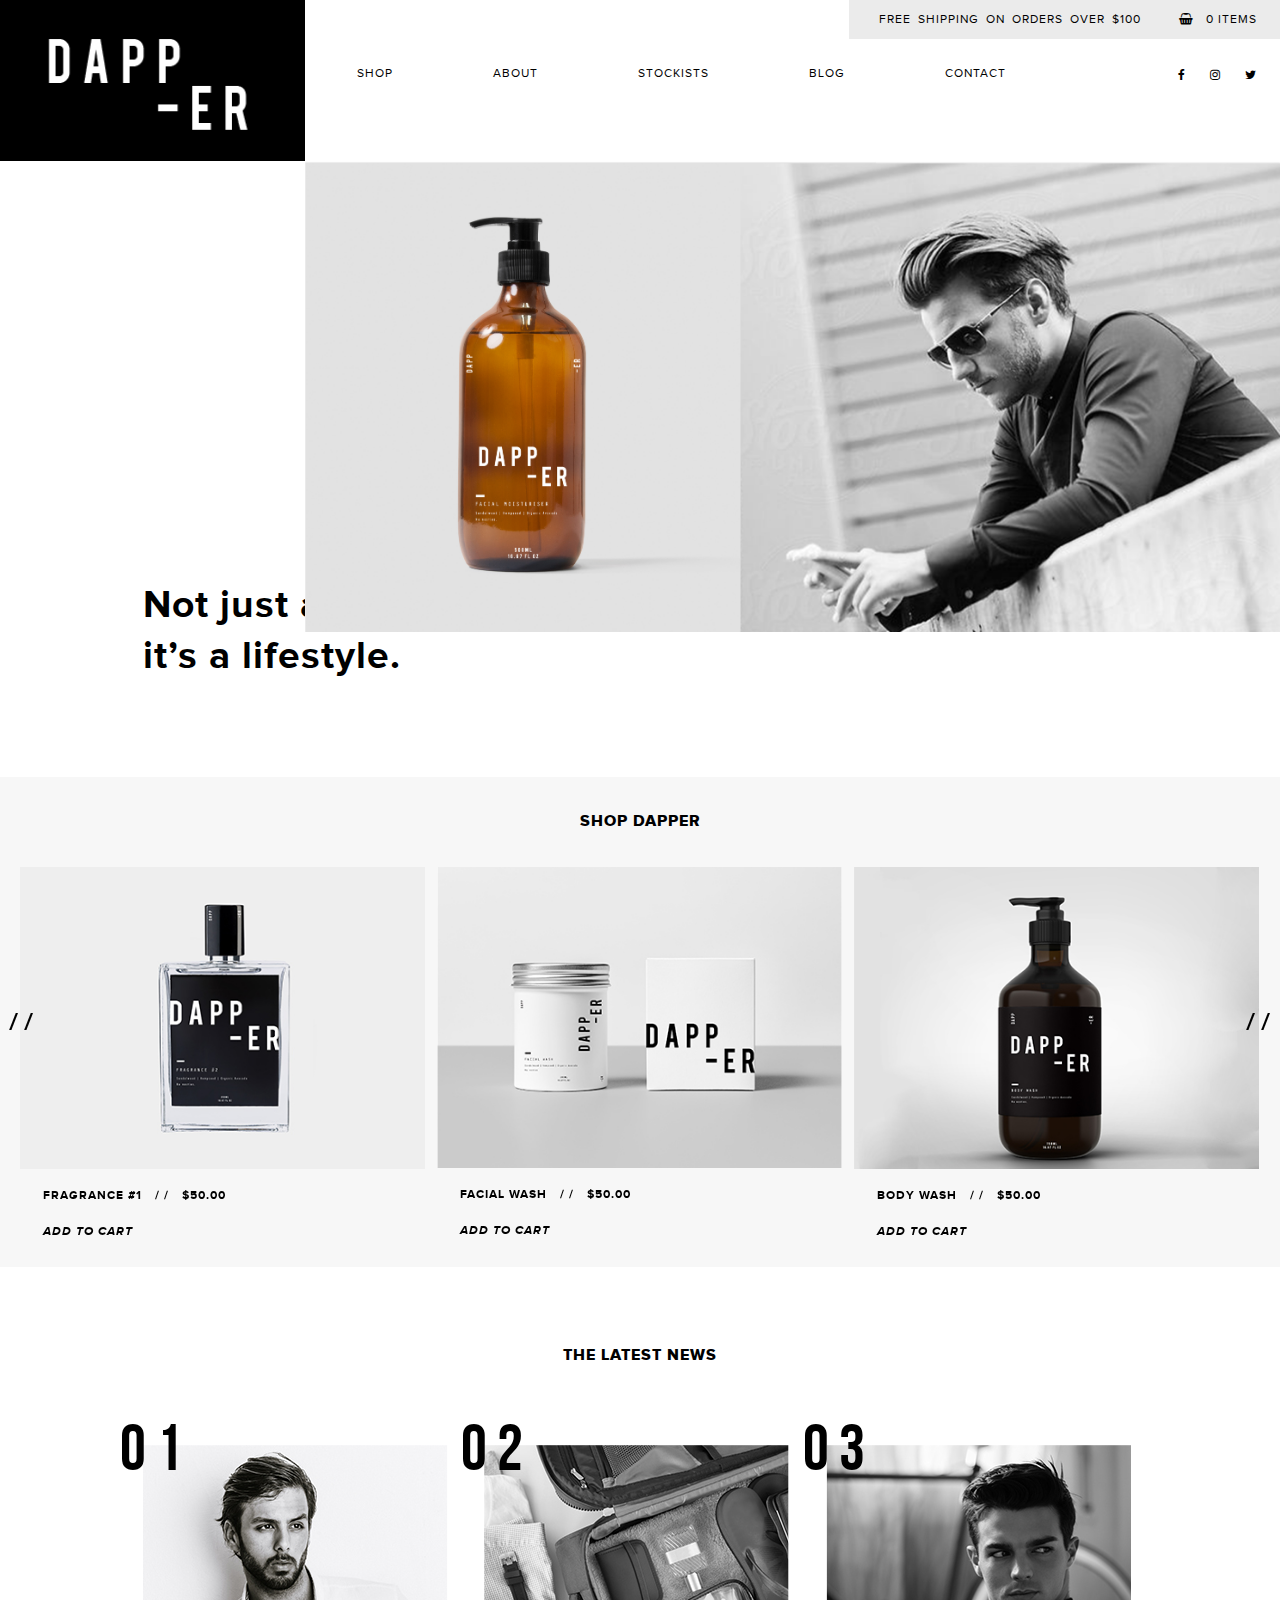
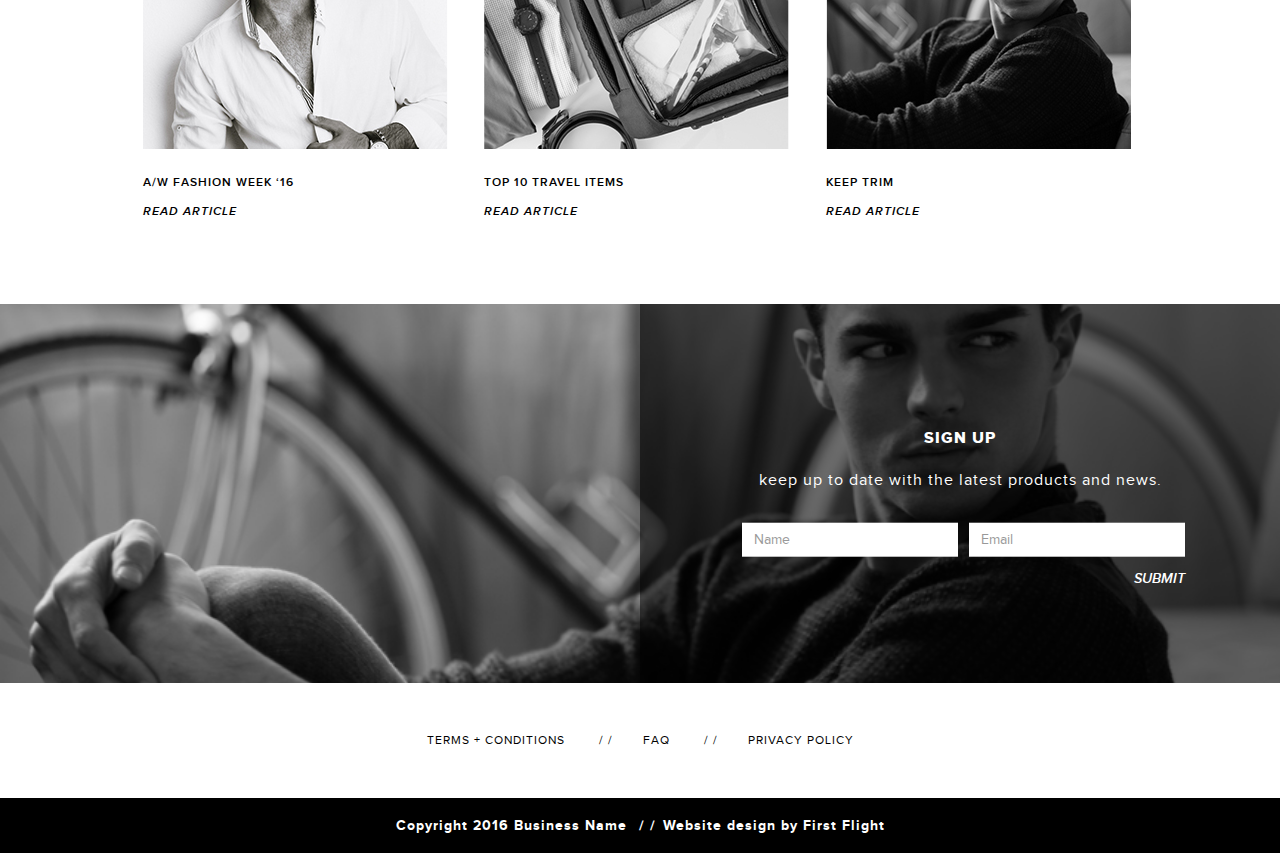
<file: index.html>
<!DOCTYPE html>
<html lang="en-US" class="no-js">
<head>
	<meta charset="UTF-8">
	<meta name="viewport" content="width=device-width, initial-scale=1">
	<link rel="stylesheet" href="css/bootstrap.css" />
	<link rel="stylesheet" href="css/owl.carousel.css" />
	<link rel="stylesheet" href="font/stylesheet.css" />
	<link rel="stylesheet" href="css/theme.css" />
	<link rel="stylesheet" href="css/media.css" />
	<link rel="stylesheet" href="https://maxcdn.bootstrapcdn.com/font-awesome/4.6.3/css/font-awesome.min.css" />
	<script src="https://ajax.googleapis.com/ajax/libs/jquery/1.12.4/jquery.min.js"></script> 
	<script type='text/javascript' src='js/bootstrap.min.js'></script>
	<script type='text/javascript' src='js/custom.js'></script>
</head>

<body class="home">
    <nav class="navbar">
	<div class="container-fluid">
      <div class="row flx">
	  <div class="col-sm-3">
        <div class="navbar-header">
          <button type="button" class="navbar-toggle collapsed" data-toggle="collapse" data-target="#navbar" aria-expanded="false" aria-controls="navbar">
            <span class="sr-only">Toggle navigation</span>
            <span class="icon-bar"></span>
            <span class="icon-bar"></span>
            <span class="icon-bar"></span>
          </button>
          <a href="#" class="navbar-brand" rel="home" itemprop="url"><img src="image/logo.jpg" class="custom-logo" alt="logo" itemprop="logo"  /></a>        
		</div>
		</div>
		<div class="col-sm-9">
        <div id="navbar" class="navbar-collapse collapse">
		
          <ul class="nav navbar-nav">
            <li><a href="#">shop</a></li>
            <li><a href="#about">About</a></li>
            <li><a href="stockists.html">stockists</a></li>
            <li><a href="blog.html">blog</a></li>
            <li><a href="#contact">Contact</a></li>
          </ul>
		<ul class="social pull-right" >
			<li><a href="#facebook"><i class="fa fa-facebook" aria-hidden="true"></i></a></li>
			<li><a href="#instagram"><i class="fa fa-instagram" aria-hidden="true"></i></a></li>
			<li><a href="#twitter"><i class="fa fa-twitter" aria-hidden="true"></i></a></li>
		</ul>	
        </div><!--/.nav-collapse -->
		</div>
		<div class="well well-lg cart-box"><span class="well-text">free shipping on orders over $100</span> <a class="pull-right" href="#"><i class="fa fa-shopping-basket" aria-hidden="true"></i> &nbsp; 0 items</a></div>
    </div>
	 </div> 
    </nav>


	<div class="home-banner">
		<div class="banner-wrapper">
			<div class="banner"><img class="img-responsive" src="image/banner.jpg" alt="" /></div>	
			<div class="container">
				<div class="banner-text">Not just a product,<br/>it’s a lifestyle.</div>
			</div>		
		</div>
	</div>

	<div class="dapper-shop">
		<h3 class="title">Shop Dapper</h3>
		<a class="prev">/ /</a>
		<div class="products">
			<div class="post-13 product type-product status-publish first instock shipping-taxable purchasable product-type-simple  ">
				<a class="woocommerce-LoopProduct-link" href="#">
					<img  class="woocommerce-placeholder wp-post-image" alt="Placeholder" src="image/product1.jpg">
					<h3>fragrance #1</h3>
					<span class="price">
					<span class="woocommerce-Price-amount amount">
					<span class="woocommerce-Price-currencySymbol">$</span>50.00
					</span>
					</span>
				</a>
				<a class="button product_type_simple add_to_cart_button ajax_add_to_cart" data-product_sku="" data-product_id="13" data-quantity="1" href="/dapper/shop/?add-to-cart=13" rel="nofollow">Add to cart</a>
			</div>
			<div class="post-13 product type-product status-publish  instock shipping-taxable purchasable product-type-simple  ">
				<a class="woocommerce-LoopProduct-link" href="#">
					<img  class="woocommerce-placeholder wp-post-image" alt="Placeholder" src="image/product2.jpg">
					<h3>facial wash</h3>
					<span class="price">
					<span class="woocommerce-Price-amount amount">
					<span class="woocommerce-Price-currencySymbol">$</span>50.00
					</span>
					</span>
				</a>
				<a class="button product_type_simple add_to_cart_button ajax_add_to_cart" data-product_sku="" data-product_id="13" data-quantity="1" href="/dapper/shop/?add-to-cart=13" rel="nofollow">Add to cart</a>
			</div>
			<div class="post-13 product type-product status-publish last instock shipping-taxable purchasable product-type-simple  ">
				<a class="woocommerce-LoopProduct-link" href="#">
					<img  class="woocommerce-placeholder wp-post-image" alt="Placeholder" src="image/product3.jpg">
					<h3>body wash</h3>
					<span class="price">
					<span class="woocommerce-Price-amount amount">
					<span class="woocommerce-Price-currencySymbol">$</span>50.00
					</span>
					</span>
				</a>
				<a class="button product_type_simple add_to_cart_button ajax_add_to_cart" data-product_sku="" data-product_id="13" data-quantity="1" href="/dapper/shop/?add-to-cart=13" rel="nofollow">Add to cart</a>
			</div>
			<div class="post-13 product type-product status-publish  instock shipping-taxable purchasable product-type-simple  ">
				<a class="woocommerce-LoopProduct-link" href="#">
					<img class="woocommerce-placeholder wp-post-image " alt="Placeholder" src="image/product1.jpg">
					<h3>fragrance #1</h3>
					<span class="price">
					<span class="woocommerce-Price-amount amount">
					<span class="woocommerce-Price-currencySymbol">$</span>50.00
					</span>
					</span>
				</a>
				<a class="button product_type_simple add_to_cart_button ajax_add_to_cart" data-product_sku="" data-product_id="13" data-quantity="1" href="/dapper/shop/?add-to-cart=13" rel="nofollow">Add to cart</a>
			</div>
			<div class="post-13 product type-product status-publish  instock shipping-taxable purchasable product-type-simple  ">
				<a class="woocommerce-LoopProduct-link" href="#">
					<img class="woocommerce-placeholder wp-post-image " alt="Placeholder" src="image/product1.jpg">
					<h3>body wash</h3>
					<span class="price">
					<span class="woocommerce-Price-amount amount">
					<span class="woocommerce-Price-currencySymbol">$</span>50.00
					</span>
					</span>
				</a>
				<a class="button product_type_simple add_to_cart_button ajax_add_to_cart" data-product_sku="" data-product_id="13" data-quantity="1" href="/dapper/shop/?add-to-cart=13" rel="nofollow">Add to cart</a>
			</div>				
		</div>
		<a class="next">/ /</a>
	</div>	
	
	<div class="latest-news">
		<div class="container">
		<h3 class="text-center title">the Latest news</h3>
		<div class="row">
			<div class="col-sm-4">
				<div class="latest-post-wrap">
					<!--<a class="post-link" href="#"></a>-->
					<div class="latest-post-content">
						<span class="number">01</span>
						<img src="image/latest-post-1.jpg"  alt="" />
						<h4 class="latest-title ">a/w fashion week ‘16 </h4>
						<a href="#" class="latest-subtitle">read article</a>
					</div>
				</div>
			</div>
			<div class="col-sm-4">
				<div class="latest-post-wrap">
					<!--<a href="#" class="post-link"></a>-->
					<div class="latest-post-content">
						<span class="number">02</span>
						<img src="image/latest-post-2.jpg"  alt="" />
						<h4 class="latest-title ">top 10 travel items</h4>
						<a href="#" class="latest-subtitle">read article</a>
					</div>
				</div>
			</div>
			<div class="col-sm-4">
				<div class="latest-post-wrap">
					<!--<a class="post-link" href="#"></a>-->
					<div class="latest-post-content">
						<span class="number">03</span>
						<img src="image/latest-post-3.jpg"  alt="" />
						<h4 class="latest-title ">keep trim</h4>
						<a href="#" class="latest-subtitle">read article</a>
					</div>
				</div>
			</div>
		</div>
		</div>
	</div>
	
	<footer> 
	<div class="signup" style="background-image:url('image/sign-up-cover.jpg')">
		<div class="container-fluid">
			<div class="row">
				<div class="col-sm-6 pull-right sign-up-form">
					<div class="sign-up-content">
						<h3 class="title">sign up</h3>
						<p>keep up to date with the latest products and news.</p>
						<form class="form-inline">
						  <div class="form-group">
							<input type="text" class="form-control"  placeholder="Name">
						  </div>
						  <div class="form-group">
							<input type="email" class="form-control" placeholder="Email">
						  </div>						  
						  <button type="submit" class="btn btn-default sign-up-submit">Submit</button>
						</form>	
					</div>	
				</div>
			</div>
		</div>
	</div>
	
	<div class="footer-link">
		<ol class="breadcrumb text-center">
		  <li><a href="#">terms + conditions</a></li>
		  <li><a href="#">faq</a></li>
		  <li><a href="#">privacy policy</a></li>
		</ol>		
	</div>
	
	<div class="copyright">
		<ol class="breadcrumb text-center">
			<li>Copyright 2016 Business Name</li>
			<li>Website design by First Flight</li>
		</ol>
	</div>
	</footer>
	
<script type='text/javascript' src='js/owl.carousel.js'></script>
</body>
</html>
</file>
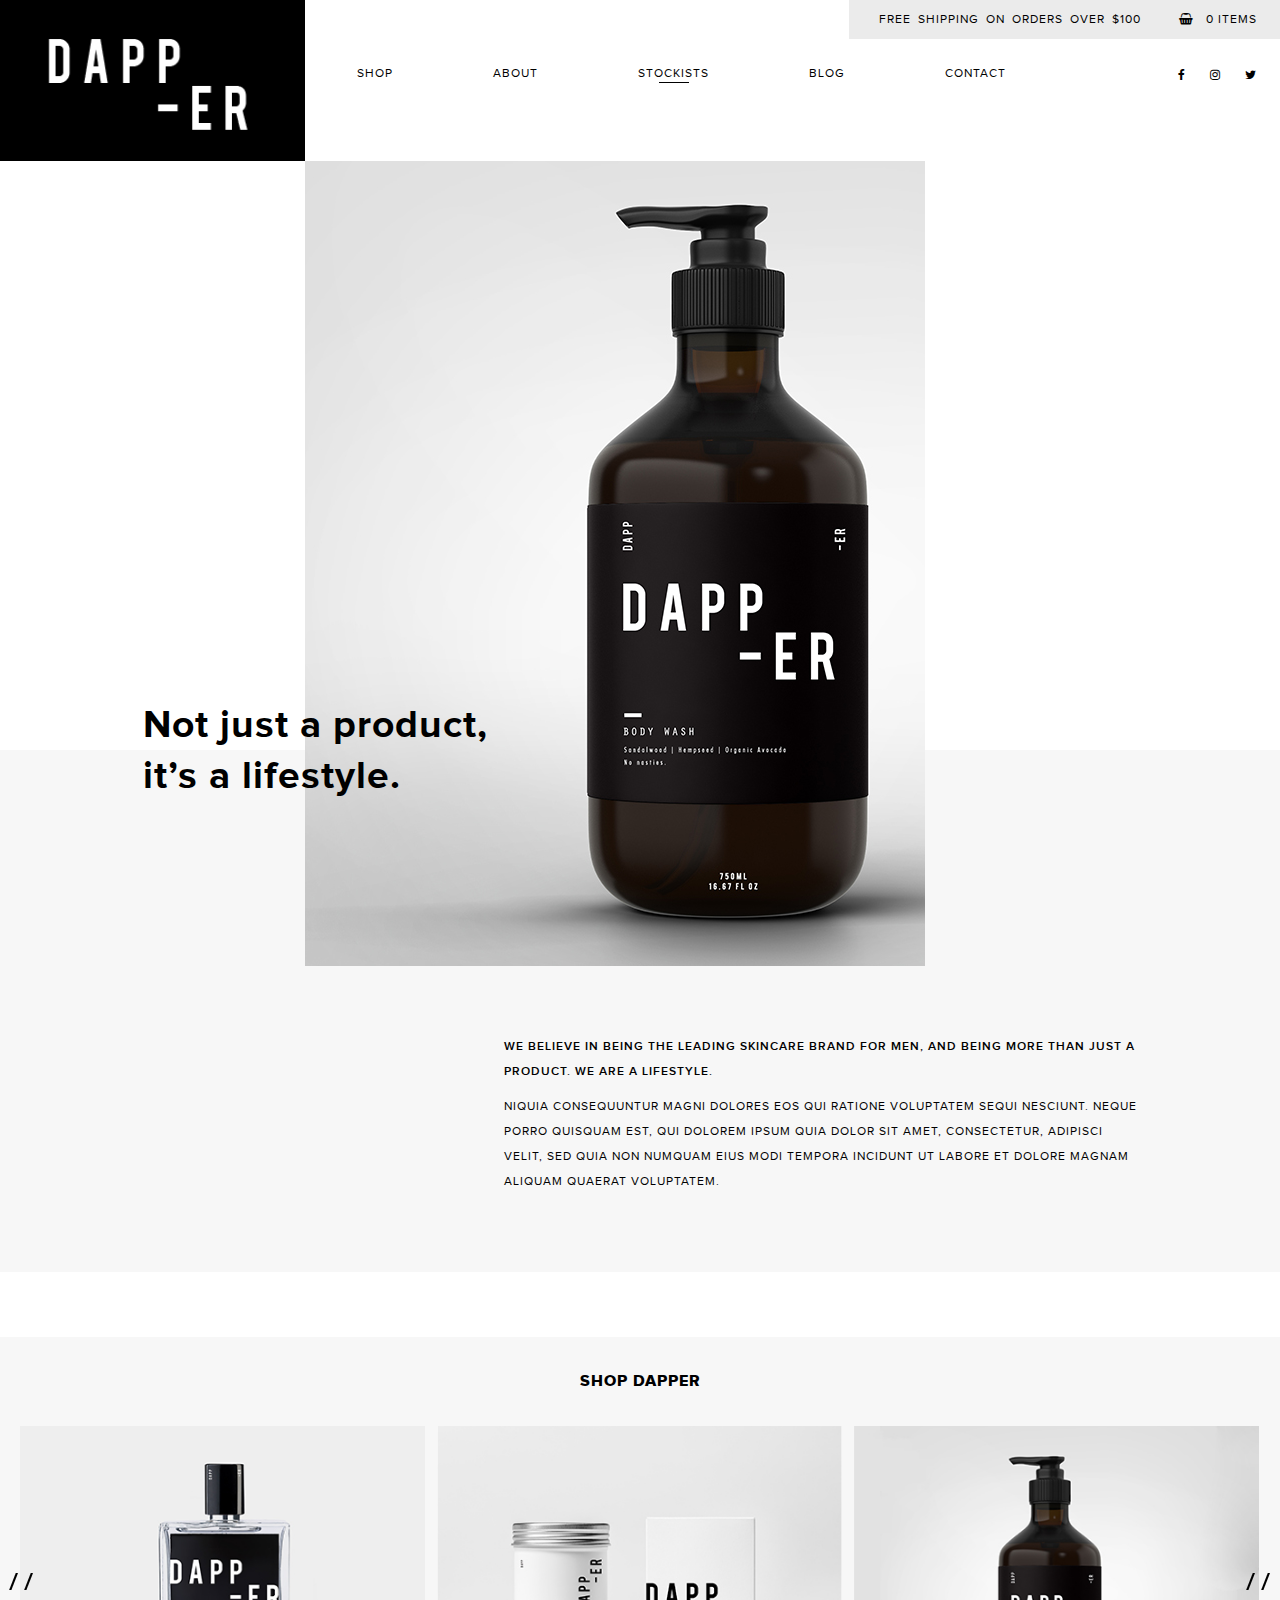
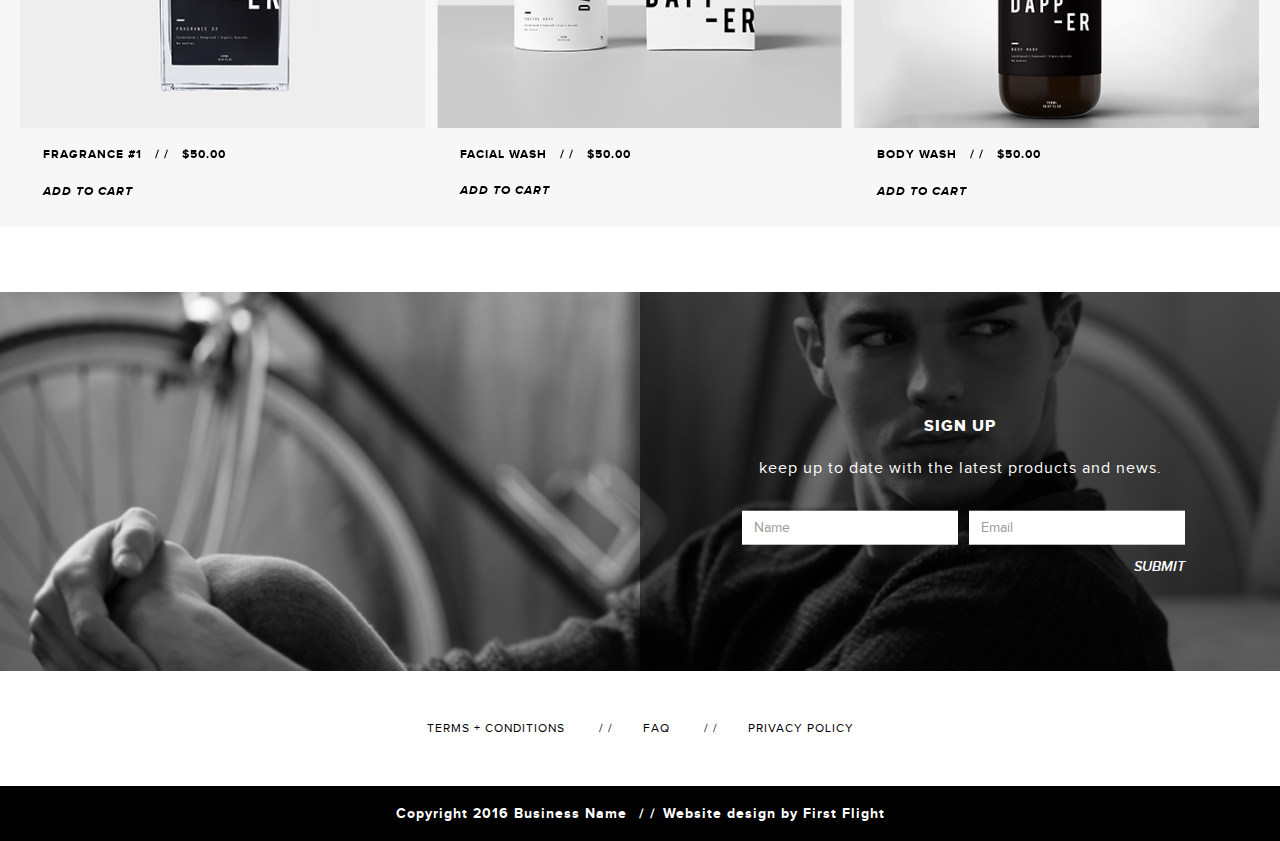
<file: about.html>
<!DOCTYPE html>
<html lang="en-US" class="no-js">
<head>
	<meta charset="UTF-8">
	<meta name="viewport" content="width=device-width, initial-scale=1">
	<link rel="stylesheet" href="css/bootstrap.css" />
	<link rel="stylesheet" href="css/owl.carousel.css" />
	<link rel="stylesheet" href="font/stylesheet.css" />
	<link rel="stylesheet" href="css/theme.css" />
	<link rel="stylesheet" href="css/media.css" />
	<link rel="stylesheet" href="https://maxcdn.bootstrapcdn.com/font-awesome/4.6.3/css/font-awesome.min.css" />
	<script src="https://ajax.googleapis.com/ajax/libs/jquery/1.12.4/jquery.min.js"></script> 
	<script type='text/javascript' src='js/bootstrap.min.js'></script>
	<script type='text/javascript' src='js/custom.js'></script>
</head>

<body class="">
<!-- Fixed navbar -->
    <nav class="navbar">
	<div class="container-fluid">
      <div class="row flx">
	  <div class="col-sm-3">
        <div class="navbar-header">
          <button type="button" class="navbar-toggle collapsed" data-toggle="collapse" data-target="#navbar" aria-expanded="false" aria-controls="navbar">
            <span class="sr-only">Toggle navigation</span>
            <span class="icon-bar"></span>
            <span class="icon-bar"></span>
            <span class="icon-bar"></span>
          </button>
          <a href="#" class="navbar-brand" rel="home" itemprop="url"><img src="image/logo.jpg" class="custom-logo" alt="logo" itemprop="logo"  /></a>        
		</div>
		</div>
		<div class="col-sm-9">
        <div id="navbar" class="navbar-collapse collapse">
		
          <ul class="nav navbar-nav">
            <li><a href="#">shop</a></li>
            <li><a href="#about">About</a></li>
            <li class="active"><a href="stockists.html">stockists</a></li>
            <li><a href="blog.html">blog</a></li>
            <li><a href="#contact">Contact</a></li>
          </ul>
		<ul class="social pull-right" >
			<li><a href="#facebook"><i class="fa fa-facebook" aria-hidden="true"></i></a></li>
			<li><a href="#instagram"><i class="fa fa-instagram" aria-hidden="true"></i></a></li>
			<li><a href="#twitter"><i class="fa fa-twitter" aria-hidden="true"></i></a></li>
		</ul>	
        </div><!--/.nav-collapse -->
		</div>
		<div class="well well-lg cart-box"><span class="well-text">free shipping on orders over $100</span> <a class="pull-right" href="#"><i class="fa fa-shopping-basket" aria-hidden="true"></i> &nbsp; 0 items</a></div>
    </div>
	 </div> 
    </nav>


	<div class="about-banner">
		<div class="banner-wrapper">
			<div class="banner"><img class="img-responsive" src="image/about.jpg" alt="" /></div>	
			<div class="banner-text-wrapper">
				<div class="container">
					<div class="banner-text">Not just a product,<br/>it’s a lifestyle.</div>
				</div>		
			</div>
		</div>	
	</div>
	
	<div class="about-content"> 
	
	<div class="container">
		<div class="row col-sm-8 pull-right">
			<p><strong>WE BELIEVE IN BEING THE LEADING SKINCARE BRAND FOR MEN, AND BEING MORE THAN JUST A PRODUCT. WE ARE A LIFESTYLE.</strong></p>
			<p>niquia consequuntur magni dolores eos qui ratione voluptatem sequi nesciunt. Neque porro quisquam est, qui dolorem ipsum quia dolor sit amet, consectetur, adipisci velit, sed quia non numquam eius modi tempora incidunt ut labore et dolore magnam aliquam quaerat voluptatem.</p>
		</div>	
	</div>
	
	</div>	
	
	<div class="dapper-shop">
		<h3 class="title">Shop Dapper</h3>
		<a class="prev">/ /</a>
		<div class="products">
			<div class="post-13 product type-product status-publish first instock shipping-taxable purchasable product-type-simple  ">
				<a class="woocommerce-LoopProduct-link" href="#">
					<img  class="woocommerce-placeholder wp-post-image" alt="Placeholder" src="image/product1.jpg">
					<h3>fragrance #1</h3>
					<span class="price">
					<span class="woocommerce-Price-amount amount">
					<span class="woocommerce-Price-currencySymbol">$</span>50.00
					</span>
					</span>
				</a>
				<a class="button product_type_simple add_to_cart_button ajax_add_to_cart" data-product_sku="" data-product_id="13" data-quantity="1" href="/dapper/shop/?add-to-cart=13" rel="nofollow">Add to cart</a>
			</div>
			<div class="post-13 product type-product status-publish  instock shipping-taxable purchasable product-type-simple  ">
				<a class="woocommerce-LoopProduct-link" href="#">
					<img  class="woocommerce-placeholder wp-post-image" alt="Placeholder" src="image/product2.jpg">
					<h3>facial wash</h3>
					<span class="price">
					<span class="woocommerce-Price-amount amount">
					<span class="woocommerce-Price-currencySymbol">$</span>50.00
					</span>
					</span>
				</a>
				<a class="button product_type_simple add_to_cart_button ajax_add_to_cart" data-product_sku="" data-product_id="13" data-quantity="1" href="/dapper/shop/?add-to-cart=13" rel="nofollow">Add to cart</a>
			</div>
			<div class="post-13 product type-product status-publish last instock shipping-taxable purchasable product-type-simple  ">
				<a class="woocommerce-LoopProduct-link" href="#">
					<img  class="woocommerce-placeholder wp-post-image" alt="Placeholder" src="image/product3.jpg">
					<h3>body wash</h3>
					<span class="price">
					<span class="woocommerce-Price-amount amount">
					<span class="woocommerce-Price-currencySymbol">$</span>50.00
					</span>
					</span>
				</a>
				<a class="button product_type_simple add_to_cart_button ajax_add_to_cart" data-product_sku="" data-product_id="13" data-quantity="1" href="/dapper/shop/?add-to-cart=13" rel="nofollow">Add to cart</a>
			</div>
			<div class="post-13 product type-product status-publish  instock shipping-taxable purchasable product-type-simple  ">
				<a class="woocommerce-LoopProduct-link" href="#">
					<img class="woocommerce-placeholder wp-post-image " alt="Placeholder" src="image/product1.jpg">
					<h3>fragrance #1</h3>
					<span class="price">
					<span class="woocommerce-Price-amount amount">
					<span class="woocommerce-Price-currencySymbol">$</span>50.00
					</span>
					</span>
				</a>
				<a class="button product_type_simple add_to_cart_button ajax_add_to_cart" data-product_sku="" data-product_id="13" data-quantity="1" href="/dapper/shop/?add-to-cart=13" rel="nofollow">Add to cart</a>
			</div>
			<div class="post-13 product type-product status-publish  instock shipping-taxable purchasable product-type-simple  ">
				<a class="woocommerce-LoopProduct-link" href="#">
					<img class="woocommerce-placeholder wp-post-image " alt="Placeholder" src="image/product1.jpg">
					<h3>body wash</h3>
					<span class="price">
					<span class="woocommerce-Price-amount amount">
					<span class="woocommerce-Price-currencySymbol">$</span>50.00
					</span>
					</span>
				</a>
				<a class="button product_type_simple add_to_cart_button ajax_add_to_cart" data-product_sku="" data-product_id="13" data-quantity="1" href="/dapper/shop/?add-to-cart=13" rel="nofollow">Add to cart</a>
			</div>				
		</div>
		<a class="next">/ /</a>
	</div>	
	
	<footer> 
	<div class="signup" style="background-image:url('image/sign-up-cover.jpg')">
		<div class="container-fluid">
			<div class="row">
				<div class="col-sm-6 pull-right sign-up-form">
					<div class="sign-up-content">
						<h3 class="title">sign up</h3>
						<p>keep up to date with the latest products and news.</p>
						<form class="form-inline">
						  <div class="form-group">
							<input type="text" class="form-control"  placeholder="Name">
						  </div>
						  <div class="form-group">
							<input type="email" class="form-control" placeholder="Email">
						  </div>
						  <button type="submit" class="btn btn-default sign-up-submit">Submit</button>
						</form>	
					</div>	
				</div>
			</div>
		</div>
	</div>
	
	<div class="footer-link">
		<ol class="breadcrumb text-center">
		  <li><a href="#">terms + conditions</a></li>
		  <li><a href="#">faq</a></li>
		  <li><a href="#">privacy policy</a></li></li>
		</ol>		
	</div>
	
	<div class="copyright">
		<ol class="breadcrumb text-center">
			<li>Copyright 2016 Business Name</li>
			<li>Website design by First Flight</li>
		</ol>
	</div>
	</footer>
	
<script type='text/javascript' src='js/owl.carousel.js'></script>
</body>
</html>
</file>
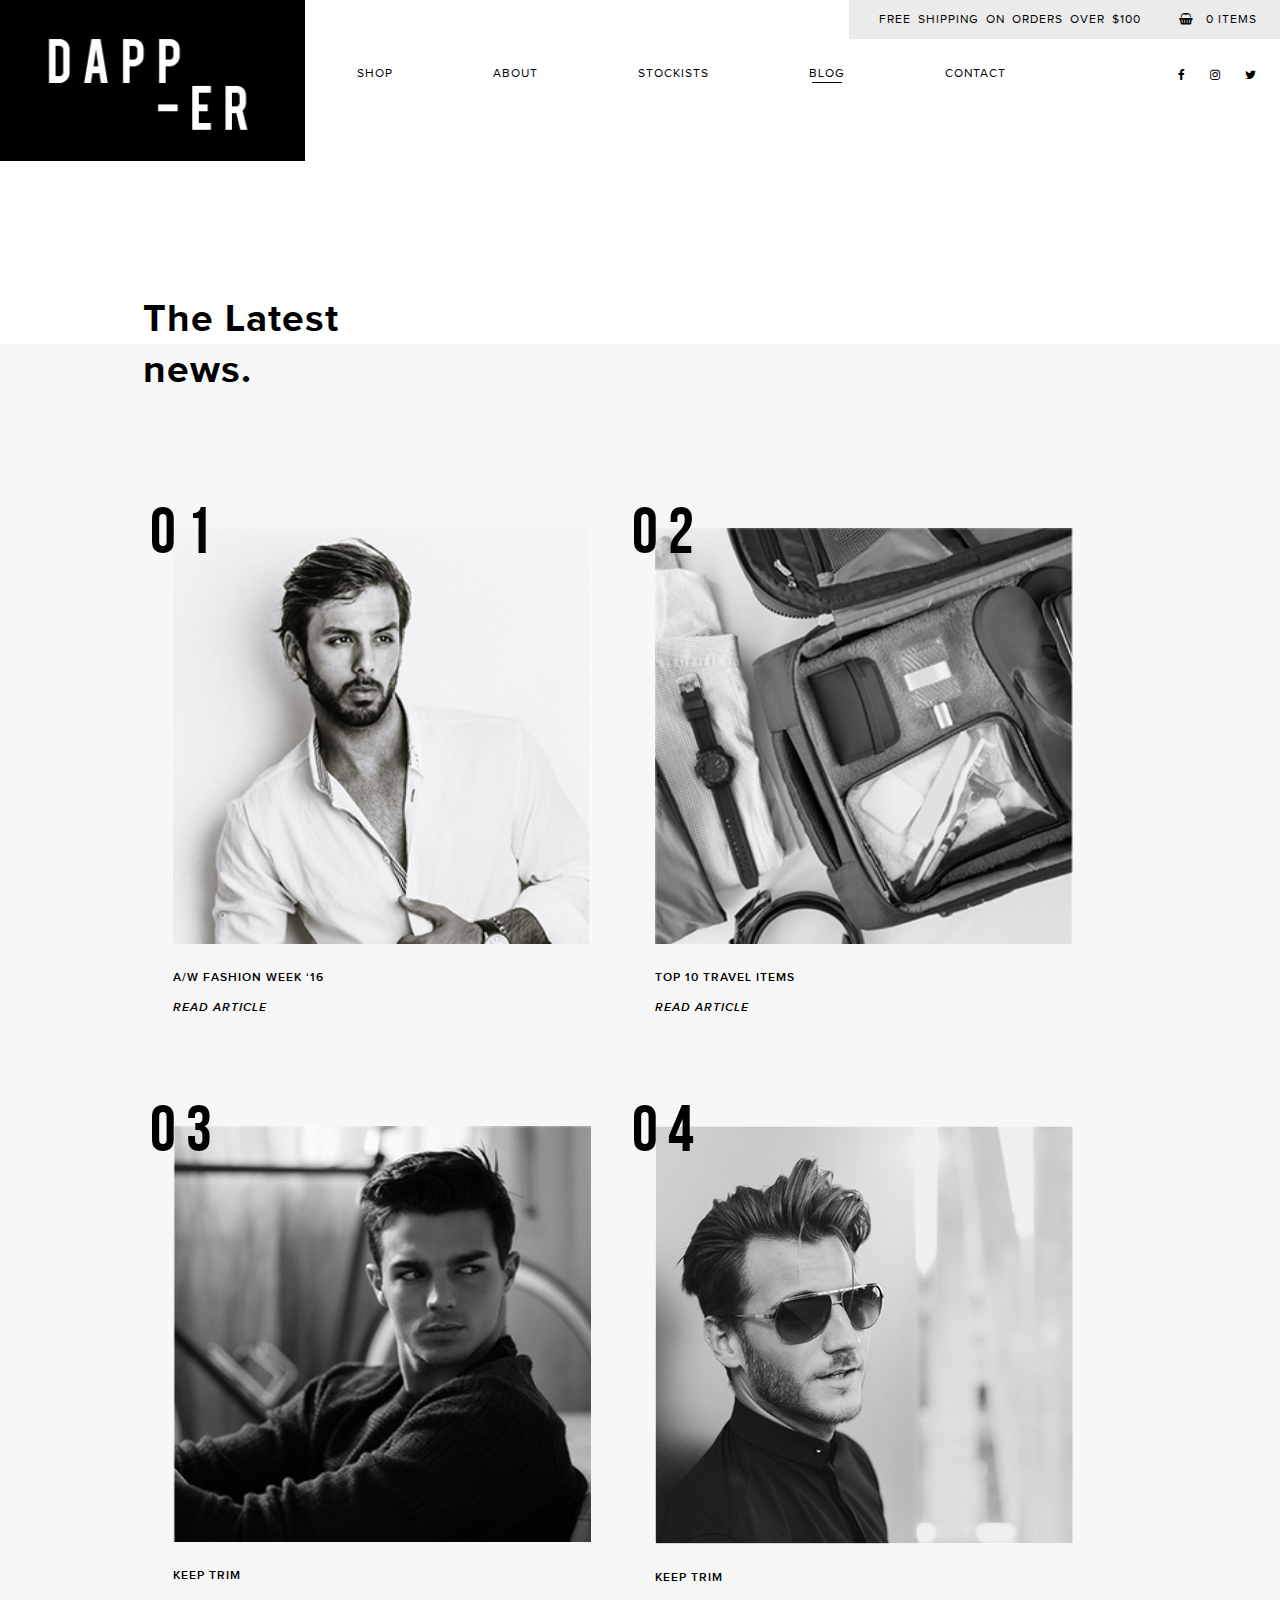
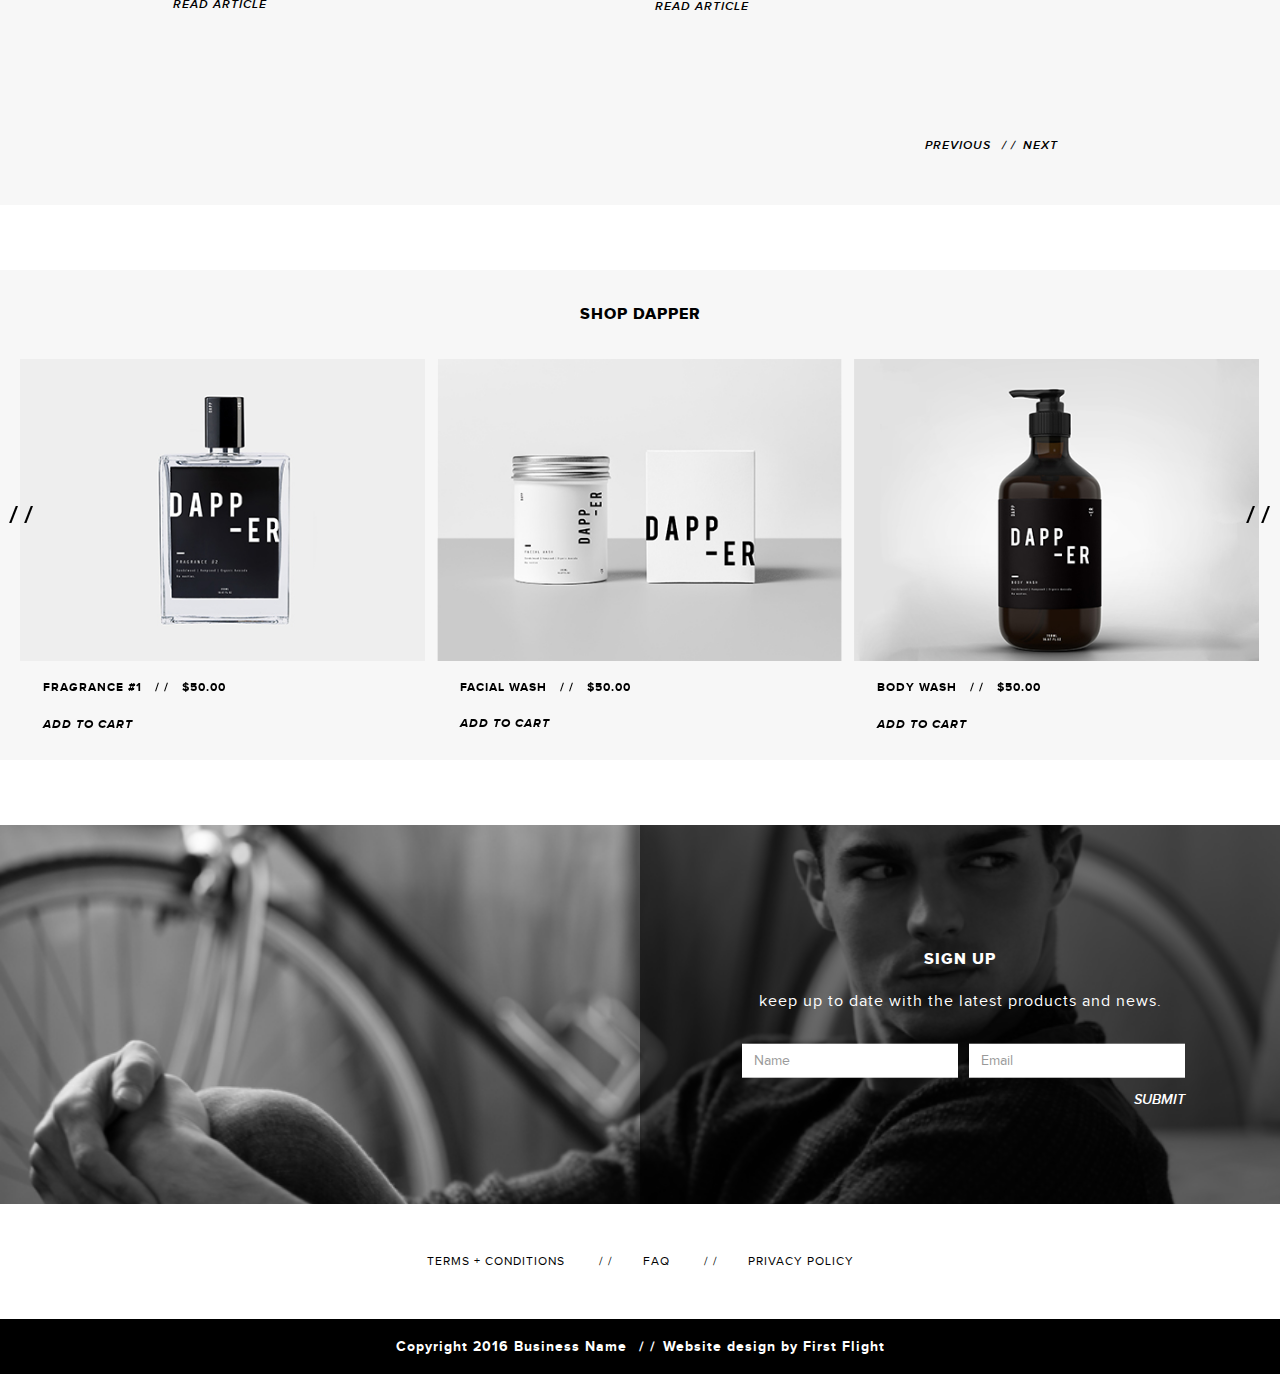
<file: blog.html>
<!DOCTYPE html>
<html lang="en-US" class="no-js">
<head>
	<meta charset="UTF-8">
	<meta name="viewport" content="width=device-width, initial-scale=1">
	<link rel="stylesheet" href="css/bootstrap.css" />
	<link rel="stylesheet" href="css/owl.carousel.css" />
	<link rel="stylesheet" href="font/stylesheet.css" />
	<link rel="stylesheet" href="css/theme.css" />
	<link rel="stylesheet" href="css/media.css" />
	<link rel="stylesheet" href="https://maxcdn.bootstrapcdn.com/font-awesome/4.6.3/css/font-awesome.min.css" />
	<script src="https://ajax.googleapis.com/ajax/libs/jquery/1.12.4/jquery.min.js"></script> 
	<script type='text/javascript' src='js/bootstrap.min.js'></script>
	<script type='text/javascript' src='js/custom.js'></script>
</head>

<body class="blog">
<!-- Fixed navbar -->
    <nav class="navbar">
	<div class="container-fluid">
      <div class="row flx">
	  <div class="col-sm-3">
        <div class="navbar-header">
          <button type="button" class="navbar-toggle collapsed" data-toggle="collapse" data-target="#navbar" aria-expanded="false" aria-controls="navbar">
            <span class="sr-only">Toggle navigation</span>
            <span class="icon-bar"></span>
            <span class="icon-bar"></span>
            <span class="icon-bar"></span>
          </button>
          <a href="#" class="navbar-brand" rel="home" itemprop="url"><img src="image/logo.jpg" class="custom-logo" alt="logo" itemprop="logo"  /></a>        
		</div>
		</div>
		<div class="col-sm-9">
        <div id="navbar" class="navbar-collapse collapse">
		
          <ul class="nav navbar-nav">
            <li><a href="#">shop</a></li>
            <li><a href="#about">About</a></li>
            <li><a href="stockists.html">stockists</a></li>
            <li class="active"><a href="blog.html">blog</a></li>
            <li><a href="#contact">Contact</a></li>
          </ul>
		<ul class="social pull-right" >
			<li><a href="#facebook"><i class="fa fa-facebook" aria-hidden="true"></i></a></li>
			<li><a href="#instagram"><i class="fa fa-instagram" aria-hidden="true"></i></a></li>
			<li><a href="#twitter"><i class="fa fa-twitter" aria-hidden="true"></i></a></li>
		</ul>	
        </div><!--/.nav-collapse -->
		</div>
		<div class="well well-lg cart-box"><span class="well-text">free shipping on orders over $100</span> <a class="pull-right" href="#"><i class="fa fa-shopping-basket" aria-hidden="true"></i> &nbsp; 0 items</a></div>
    </div>
	 </div> 
    </nav>


	<div class="page-title">
		<div class="banner-wrapper">
			<!--<div class="banner"><img class="img-responsive" src="image/stockists.jpg" alt="" /></div>-->	
			<div class="banner-text-wrapper">
				<div class="container">
					<div class="banner-text">The Latest <br/>news.</div>
				</div>		
			</div>
		</div>	
	</div>
	
	<div class="blog-content"> 	
		<div class="container">
			<div class="latest-news">
				<div class="row">
					<div class="col-sm-6">
						<div class="latest-post-wrap">
							<!--<a class="post-link" href="#"></a>-->
							<div class="latest-post-content">
								<span class="number">01</span>
								<img src="image/latest-post-1.jpg"  alt="" />
								<h4 class="latest-title ">a/w fashion week ‘16 </h4>
								<a href="#" class="latest-subtitle">read article</a>
							</div>
						</div>
					</div>
					<div class="col-sm-6">
						<div class="latest-post-wrap">
							<!--<a href="#" class="post-link"></a>-->
							<div class="latest-post-content">
								<span class="number">02</span>
								<img src="image/latest-post-2.jpg"  alt="" />
								<h4 class="latest-title ">top 10 travel items</h4>
								<a href="#" class="latest-subtitle">read article</a>
							</div>
						</div>
					</div>
					<div class="col-sm-6">
						<div class="latest-post-wrap">
							<!--<a class="post-link" href="#"></a>-->
							<div class="latest-post-content">
								<span class="number">03</span>
								<img src="image/latest-post-3.jpg"  alt="" />
								<h4 class="latest-title ">keep trim</h4>
								<a href="#" class="latest-subtitle">read article</a>
							</div>
						</div>
					</div>
					<div class="col-sm-6">
						<div class="latest-post-wrap">
							<!--<a class="post-link" href="#"></a>-->
							<div class="latest-post-content">
								<span class="number">04</span>
								<img src="image/latest-post-4.jpg"  alt="" />
								<h4 class="latest-title ">keep trim</h4>
								<a href="#" class="latest-subtitle">read article</a>
							</div>
						</div>
					</div>					
				</div>
				<div class="col-sm-6 col-sm-offset-6">
					<ol class="breadcrumb text-right">
					<li><a href="#">previous</a></li>
					<li><a href="#">next</a></li>
					</ol>
				</div>	
			</div>
		</div>
	</div>	
	
	<div class="dapper-shop">
		<h3 class="title">Shop Dapper</h3>
		<a class="prev">/ /</a>
		<div class="products">
			<div class="post-13 product type-product status-publish first instock shipping-taxable purchasable product-type-simple  ">
				<a class="woocommerce-LoopProduct-link" href="#">
					<img  class="woocommerce-placeholder wp-post-image" alt="Placeholder" src="image/product1.jpg">
					<h3>fragrance #1</h3>
					<span class="price">
					<span class="woocommerce-Price-amount amount">
					<span class="woocommerce-Price-currencySymbol">$</span>50.00
					</span>
					</span>
				</a>
				<a class="button product_type_simple add_to_cart_button ajax_add_to_cart" data-product_sku="" data-product_id="13" data-quantity="1" href="/dapper/shop/?add-to-cart=13" rel="nofollow">Add to cart</a>
			</div>
			<div class="post-13 product type-product status-publish  instock shipping-taxable purchasable product-type-simple  ">
				<a class="woocommerce-LoopProduct-link" href="#">
					<img  class="woocommerce-placeholder wp-post-image" alt="Placeholder" src="image/product2.jpg">
					<h3>facial wash</h3>
					<span class="price">
					<span class="woocommerce-Price-amount amount">
					<span class="woocommerce-Price-currencySymbol">$</span>50.00
					</span>
					</span>
				</a>
				<a class="button product_type_simple add_to_cart_button ajax_add_to_cart" data-product_sku="" data-product_id="13" data-quantity="1" href="/dapper/shop/?add-to-cart=13" rel="nofollow">Add to cart</a>
			</div>
			<div class="post-13 product type-product status-publish last instock shipping-taxable purchasable product-type-simple  ">
				<a class="woocommerce-LoopProduct-link" href="#">
					<img  class="woocommerce-placeholder wp-post-image" alt="Placeholder" src="image/product3.jpg">
					<h3>body wash</h3>
					<span class="price">
					<span class="woocommerce-Price-amount amount">
					<span class="woocommerce-Price-currencySymbol">$</span>50.00
					</span>
					</span>
				</a>
				<a class="button product_type_simple add_to_cart_button ajax_add_to_cart" data-product_sku="" data-product_id="13" data-quantity="1" href="/dapper/shop/?add-to-cart=13" rel="nofollow">Add to cart</a>
			</div>
			<div class="post-13 product type-product status-publish  instock shipping-taxable purchasable product-type-simple  ">
				<a class="woocommerce-LoopProduct-link" href="#">
					<img class="woocommerce-placeholder wp-post-image " alt="Placeholder" src="image/product1.jpg">
					<h3>fragrance #1</h3>
					<span class="price">
					<span class="woocommerce-Price-amount amount">
					<span class="woocommerce-Price-currencySymbol">$</span>50.00
					</span>
					</span>
				</a>
				<a class="button product_type_simple add_to_cart_button ajax_add_to_cart" data-product_sku="" data-product_id="13" data-quantity="1" href="/dapper/shop/?add-to-cart=13" rel="nofollow">Add to cart</a>
			</div>
			<div class="post-13 product type-product status-publish  instock shipping-taxable purchasable product-type-simple  ">
				<a class="woocommerce-LoopProduct-link" href="#">
					<img class="woocommerce-placeholder wp-post-image " alt="Placeholder" src="image/product1.jpg">
					<h3>body wash</h3>
					<span class="price">
					<span class="woocommerce-Price-amount amount">
					<span class="woocommerce-Price-currencySymbol">$</span>50.00
					</span>
					</span>
				</a>
				<a class="button product_type_simple add_to_cart_button ajax_add_to_cart" data-product_sku="" data-product_id="13" data-quantity="1" href="/dapper/shop/?add-to-cart=13" rel="nofollow">Add to cart</a>
			</div>				
		</div>
		<a class="next">/ /</a>
	</div>	
	
	<footer> 
	<div class="signup" style="background-image:url('image/sign-up-cover.jpg')">
		<div class="container-fluid">
			<div class="row">
				<div class="col-sm-6 pull-right sign-up-form">
					<div class="sign-up-content">
						<h3 class="title">sign up</h3>
						<p>keep up to date with the latest products and news.</p>
						<form class="form-inline">
						  <div class="form-group">
							<input type="text" class="form-control"  placeholder="Name">
						  </div>
						  <div class="form-group">
							<input type="email" class="form-control" placeholder="Email">
						  </div>
						  <button type="submit" class="btn btn-default sign-up-submit">Submit</button>
						</form>	
					</div>	
				</div>
			</div>
		</div>
	</div>
	
	<div class="footer-link">
		<ol class="breadcrumb text-center">
		  <li><a href="#">terms + conditions</a></li>
		  <li><a href="#">faq</a></li>
		  <li><a href="#">privacy policy</a></li>
		</ol>		
	</div>
	
	<div class="copyright">
		<ol class="breadcrumb text-center">
			<li>Copyright 2016 Business Name</li>
			<li>Website design by First Flight</li>
		</ol>
	</div>
	</footer>
	
<script type='text/javascript' src='js/owl.carousel.js'></script>
</body>
</html>
</file>
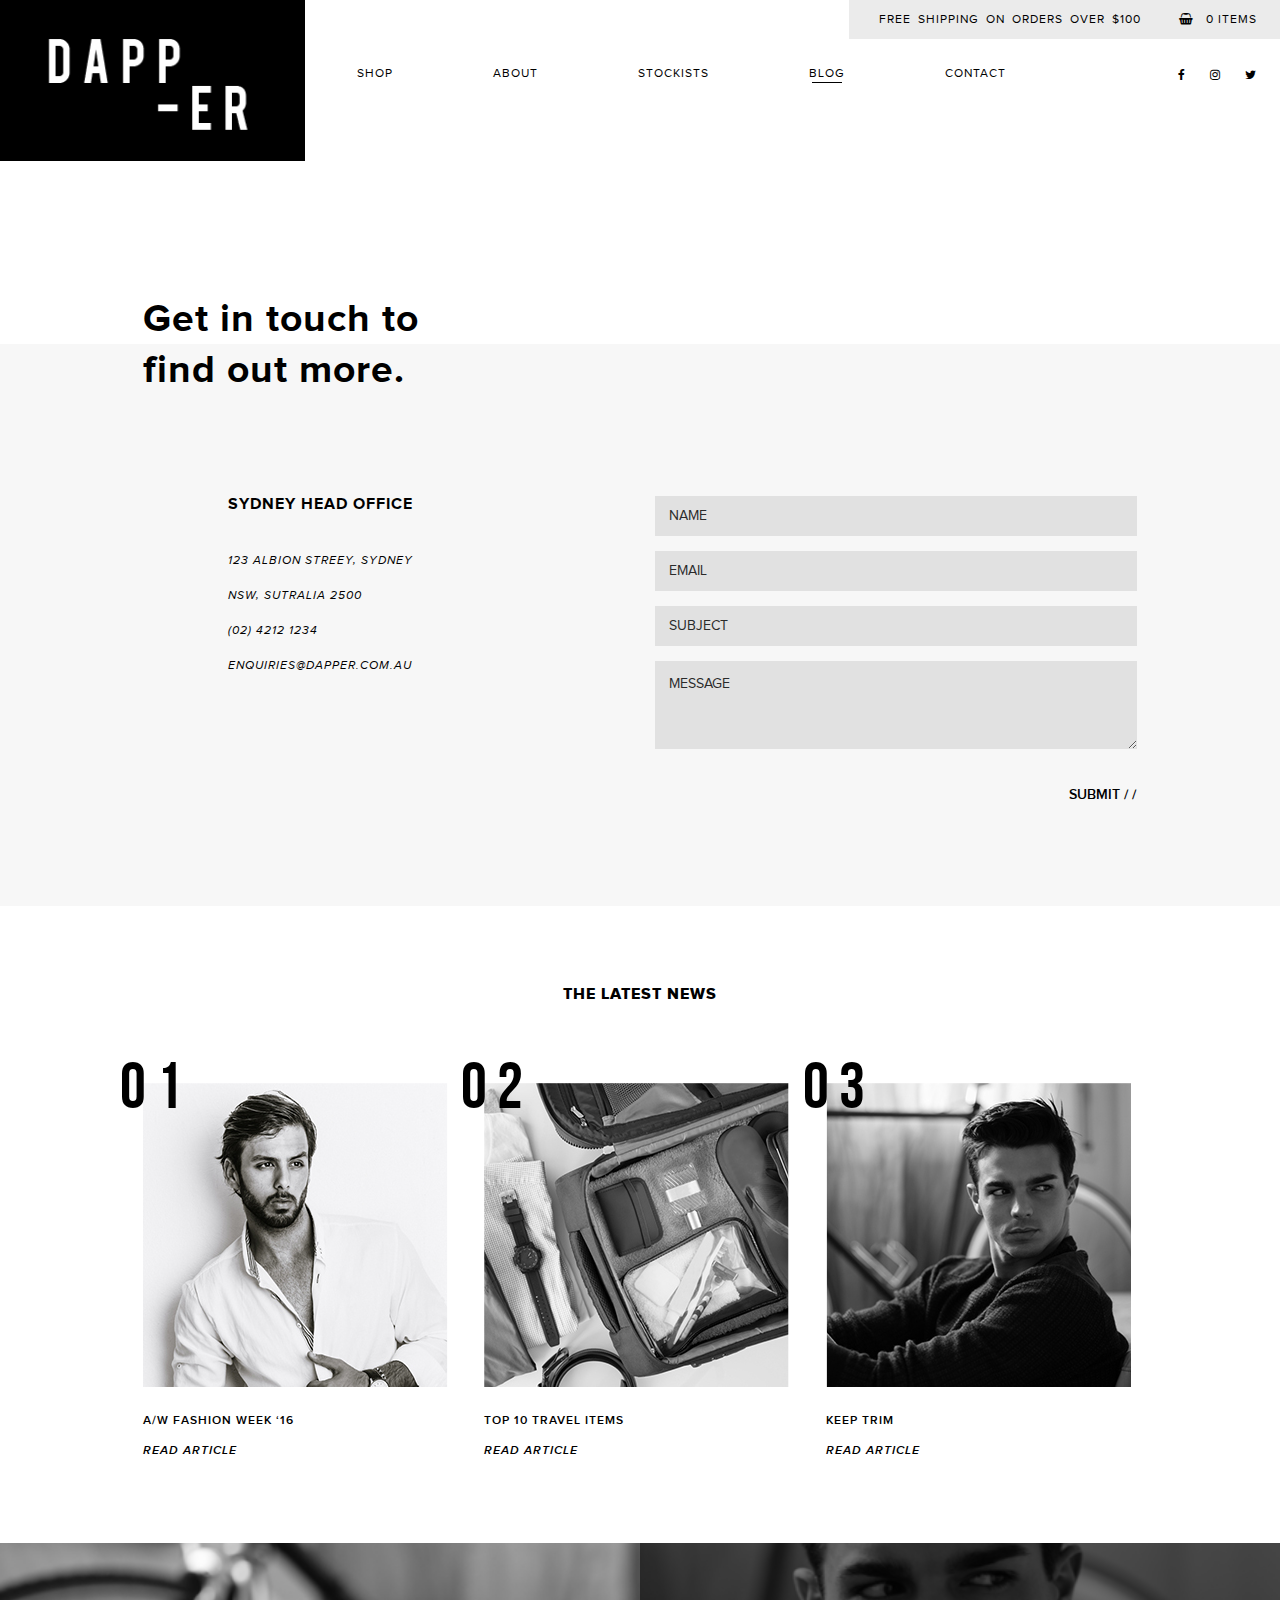
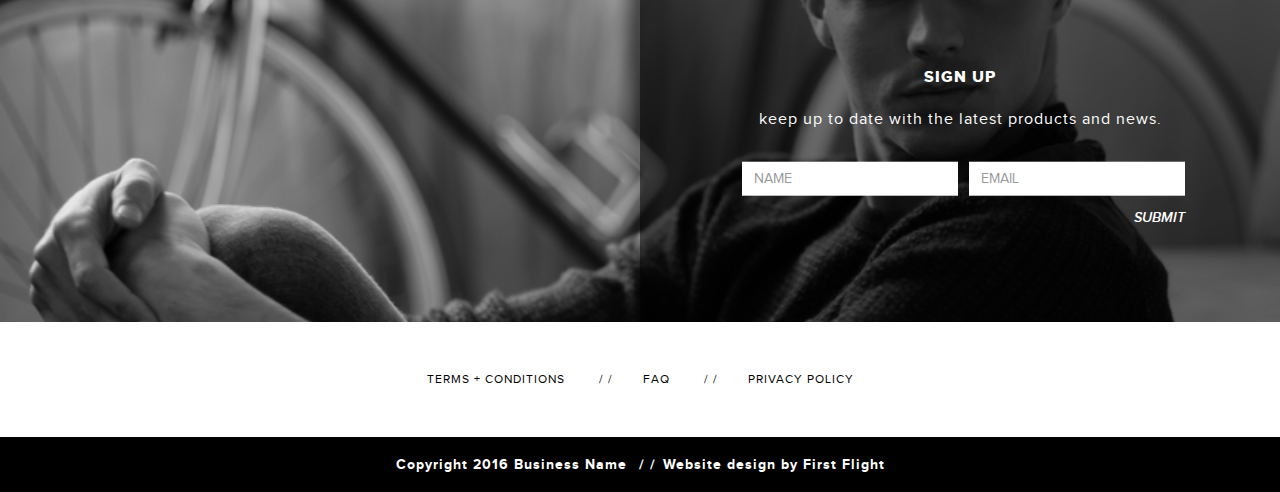
<file: contact.html>
<!DOCTYPE html>
<html lang="en-US" class="no-js">
<head>
	<meta charset="UTF-8">
	<meta name="viewport" content="width=device-width, initial-scale=1">
	<link rel="stylesheet" href="css/bootstrap.css" />
	<link rel="stylesheet" href="css/owl.carousel.css" />
	<link rel="stylesheet" href="font/stylesheet.css" />
	<link rel="stylesheet" href="css/theme.css" />
	<link rel="stylesheet" href="css/media.css" />
	<link rel="stylesheet" href="https://maxcdn.bootstrapcdn.com/font-awesome/4.6.3/css/font-awesome.min.css" />
	<script src="https://ajax.googleapis.com/ajax/libs/jquery/1.12.4/jquery.min.js"></script> 
	<script type='text/javascript' src='js/bootstrap.min.js'></script>
	<script type='text/javascript' src='js/custom.js'></script>
</head>

<body class="">
<!-- Fixed navbar -->
    <nav class="navbar">
	<div class="container-fluid">
      <div class="row flx">
	  <div class="col-sm-3">
        <div class="navbar-header">
          <button type="button" class="navbar-toggle collapsed" data-toggle="collapse" data-target="#navbar" aria-expanded="false" aria-controls="navbar">
            <span class="sr-only">Toggle navigation</span>
            <span class="icon-bar"></span>
            <span class="icon-bar"></span>
            <span class="icon-bar"></span>
          </button>
          <a href="#" class="navbar-brand" rel="home" itemprop="url"><img src="image/logo.jpg" class="custom-logo" alt="logo" itemprop="logo"  /></a>        
		</div>
		</div>
		<div class="col-sm-9">
        <div id="navbar" class="navbar-collapse collapse">
		
          <ul class="nav navbar-nav">
            <li><a href="#">shop</a></li>
            <li><a href="#about">About</a></li>
            <li><a href="stockists.html">stockists</a></li>
            <li class="active"><a href="blog.html">blog</a></li>
            <li><a href="#contact">Contact</a></li>
          </ul>
		<ul class="social pull-right" >
			<li><a href="#facebook"><i class="fa fa-facebook" aria-hidden="true"></i></a></li>
			<li><a href="#instagram"><i class="fa fa-instagram" aria-hidden="true"></i></a></li>
			<li><a href="#twitter"><i class="fa fa-twitter" aria-hidden="true"></i></a></li>
		</ul>	
        </div><!--/.nav-collapse -->
		</div>
		<div class="well well-lg cart-box"><span class="well-text">free shipping on orders over $100</span> <a class="pull-right" href="#"><i class="fa fa-shopping-basket" aria-hidden="true"></i> &nbsp; 0 items</a></div>
    </div>
	 </div> 
    </nav>


	<div class="page-title">
		<div class="banner-wrapper">
			<!--<div class="banner"><img class="img-responsive" src="image/stockists.jpg" alt="" /></div>-->	
			<div class="banner-text-wrapper">
				<div class="container">
					<div class="banner-text">Get in touch to<br/>find out more.</div>
				</div>		
			</div>
		</div>	
	</div>
	
	<div class="contact-content"> 	
		<div class="container">
			<div class="row">
				<div class="col-sm-3 col-sm-offset-1">
					<h2>SYDNEY HEAD OFFICE</h2>
					<p>&nbsp;</p>
					<p><em>123 ALBION STREEY, SYDNEY</em></p>
					<p><em>NSW, SUTRALIA 2500</em></p>
					<p><em>(02) 4212 1234</em></p>
					<p><a href="#"><em>ENQUIRIES@DAPPER.COM.AU</em></a></p>
				</div>
				<div class="col-sm-6 col-sm-offset-2">
					<form>
					  <div class="form-group">
						<input type="name" class="form-control" id="exampleInputEmail1" placeholder="NAME">
					  </div>
					  <div class="form-group">
						<input type="email" class="form-control" id="exampleInputPassword1" placeholder="EMAIL">
					  </div>
					  <div class="form-group">
						<input type="text" class="form-control" placeholder="SUBJECT">
					  </div>
					  <div class="form-group">
						<textarea class="form-control" placeholder="MESSAGE" rows="3"></textarea>
					  </div>					  
					  <button type="submit" class=" btn btn-submit pull-right">Submit</button>
					</form>				
				</div>
			</div>			
		</div>
	</div>	
	
	<div class="latest-news">
		<div class="container">
		<h3 class="text-center title">the Latest news</h3>
		<div class="row">
			<div class="col-sm-4">
				<div class="latest-post-wrap">
					<!--<a class="post-link" href="#"></a>-->
					<div class="latest-post-content">
						<span class="number">01</span>
						<img src="image/latest-post-1.jpg"  alt="" />
						<h4 class="latest-title ">a/w fashion week ‘16 </h4>
						<a href="#" class="latest-subtitle">read article</a>
					</div>
				</div>
			</div>
			<div class="col-sm-4">
				<div class="latest-post-wrap">
					<!--<a href="#" class="post-link"></a>-->
					<div class="latest-post-content">
						<span class="number">02</span>
						<img src="image/latest-post-2.jpg"  alt="" />
						<h4 class="latest-title ">top 10 travel items</h4>
						<a href="#" class="latest-subtitle">read article</a>
					</div>
				</div>
			</div>
			<div class="col-sm-4">
				<div class="latest-post-wrap">
					<!--<a class="post-link" href="#"></a>-->
					<div class="latest-post-content">
						<span class="number">03</span>
						<img src="image/latest-post-3.jpg"  alt="" />
						<h4 class="latest-title ">keep trim</h4>
						<a href="#" class="latest-subtitle">read article</a>
					</div>
				</div>
			</div>
		</div>
		</div>
	</div>

	
	<footer> 
		<div class="signup" style="background-image:url('image/sign-up-cover.jpg')">
			<div class="container-fluid">
				<div class="row">
					<div class="col-sm-6 pull-right sign-up-form">
						<div class="sign-up-content">
							<h3 class="title">sign up</h3>
							<p>keep up to date with the latest products and news.</p>
							<form class="form-inline">
							  <div class="form-group">
								<input type="text" class="form-control"  placeholder="NAME">
							  </div>
							  <div class="form-group">
								<input type="email" class="form-control" placeholder="EMAIL">
							  </div>							  
							  <button type="submit" class="btn btn-default sign-up-submit">Submit</button>
							</form>	
						</div>	
					</div>
				</div>
			</div>
		</div>
		
		<div class="footer-link">
			<ol class="breadcrumb text-center">
			  <li><a href="#">terms + conditions</a></li>
			  <li><a href="#">faq</a></li>
			  <li><a href="#">privacy policy</a></li>
			</ol>		
		</div>
		
		<div class="copyright">
			<ol class="breadcrumb text-center">
				<li>Copyright 2016 Business Name</li>
				<li>Website design by First Flight</li>
			</ol>
		</div>
	</footer>
	
<script type='text/javascript' src='js/owl.carousel.js'></script>
</body>
</html>
</file>
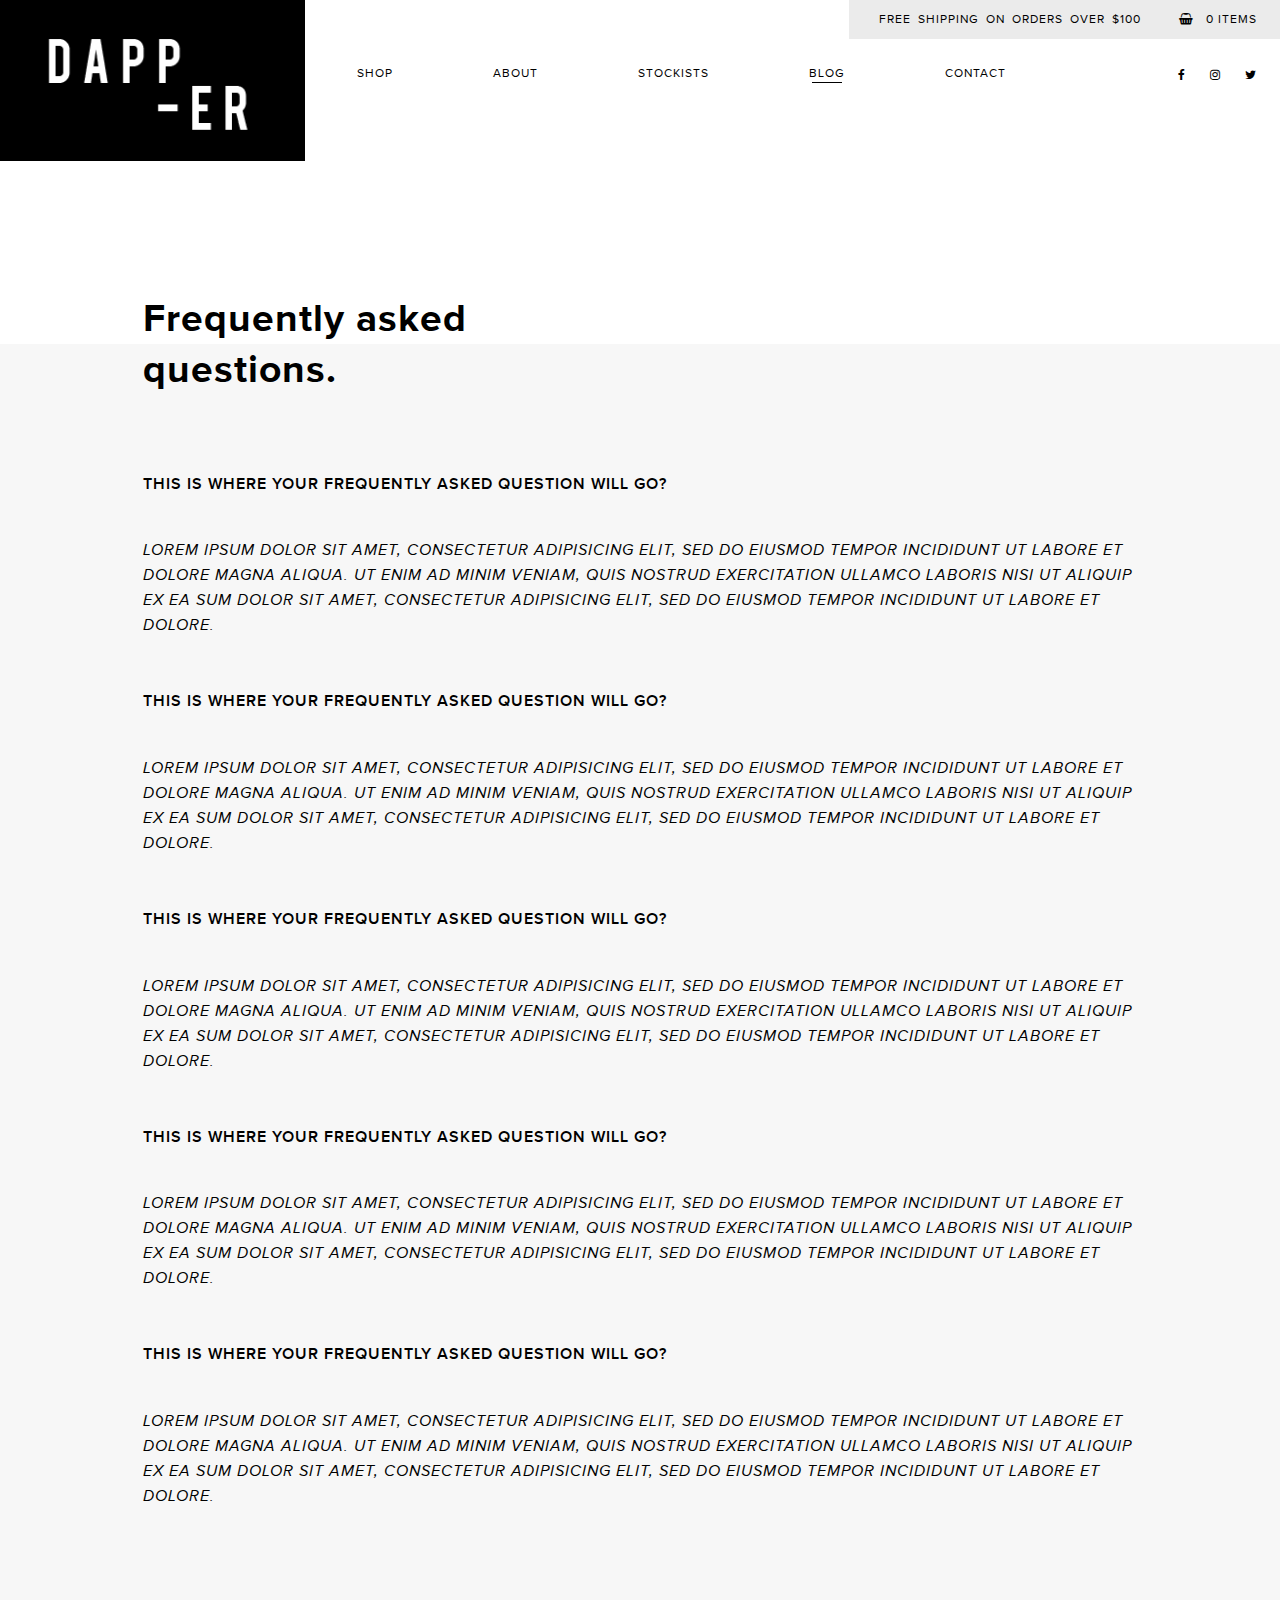
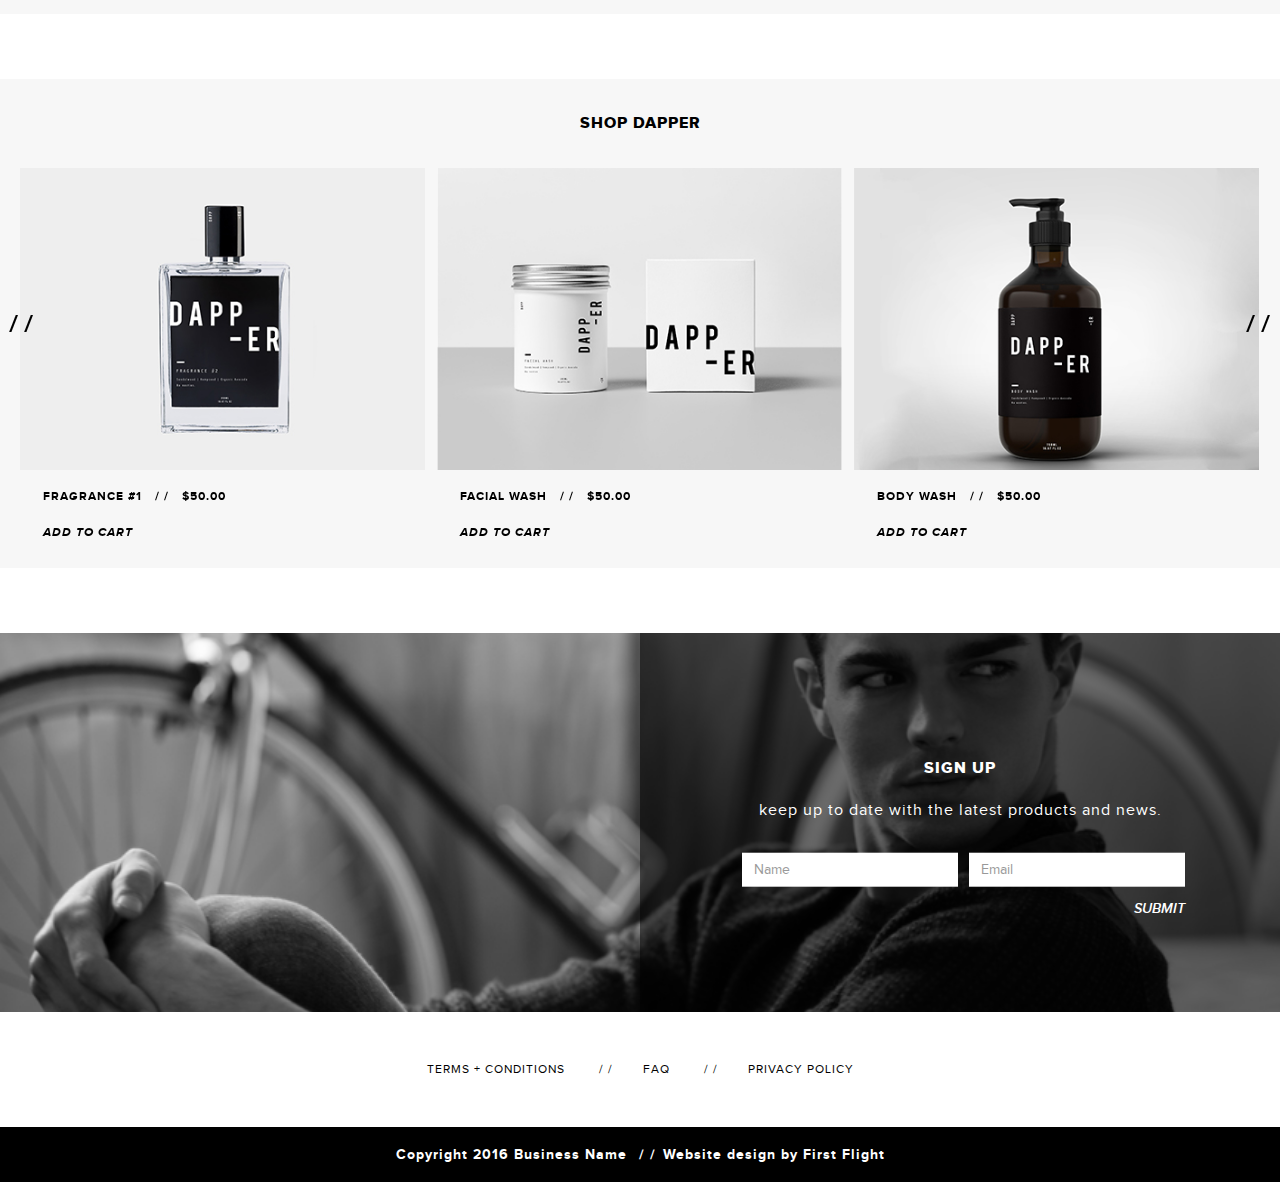
<file: faq.html.html>
<!DOCTYPE html>
<html lang="en-US" class="no-js">
<head>
	<meta charset="UTF-8">
	<meta name="viewport" content="width=device-width, initial-scale=1">
	<link rel="stylesheet" href="css/bootstrap.css" />
	<link rel="stylesheet" href="css/owl.carousel.css" />
	<link rel="stylesheet" href="font/stylesheet.css" />
	<link rel="stylesheet" href="css/theme.css" />
	<link rel="stylesheet" href="css/media.css" />
	<link rel="stylesheet" href="https://maxcdn.bootstrapcdn.com/font-awesome/4.6.3/css/font-awesome.min.css" />
	<script src="https://ajax.googleapis.com/ajax/libs/jquery/1.12.4/jquery.min.js"></script> 
	<script type='text/javascript' src='js/bootstrap.min.js'></script>
	<script type='text/javascript' src='js/custom.js'></script>
</head>

<body class="">
<!-- Fixed navbar -->
    <nav class="navbar">
	<div class="container-fluid">
      <div class="row flx">
	  <div class="col-sm-3">
        <div class="navbar-header">
          <button type="button" class="navbar-toggle collapsed" data-toggle="collapse" data-target="#navbar" aria-expanded="false" aria-controls="navbar">
            <span class="sr-only">Toggle navigation</span>
            <span class="icon-bar"></span>
            <span class="icon-bar"></span>
            <span class="icon-bar"></span>
          </button>
          <a href="#" class="navbar-brand" rel="home" itemprop="url"><img src="image/logo.jpg" class="custom-logo" alt="logo" itemprop="logo"  /></a>        
		</div>
		</div>
		<div class="col-sm-9">
        <div id="navbar" class="navbar-collapse collapse">
		
          <ul class="nav navbar-nav">
            <li><a href="#">shop</a></li>
            <li><a href="#about">About</a></li>
            <li><a href="stockists.html">stockists</a></li>
            <li class="active"><a href="blog.html">blog</a></li>
            <li><a href="#contact">Contact</a></li>
          </ul>
		<ul class="social pull-right" >
			<li><a href="#facebook"><i class="fa fa-facebook" aria-hidden="true"></i></a></li>
			<li><a href="#instagram"><i class="fa fa-instagram" aria-hidden="true"></i></a></li>
			<li><a href="#twitter"><i class="fa fa-twitter" aria-hidden="true"></i></a></li>
		</ul>	
        </div><!--/.nav-collapse -->
		</div>
		<div class="well well-lg cart-box"><span class="well-text">free shipping on orders over $100</span> <a class="pull-right" href="#"><i class="fa fa-shopping-basket" aria-hidden="true"></i> &nbsp; 0 items</a></div>
    </div>
	 </div> 
    </nav>


	<div class="page-title">
		<div class="banner-wrapper">
			<!--<div class="banner"><img class="img-responsive" src="image/stockists.jpg" alt="" /></div>-->	
			<div class="banner-text-wrapper">
				<div class="container">
					<div class="banner-text">Frequently asked <br/>questions.</div>
				</div>		
			</div>
		</div>	
	</div>
	
	<div class="page-content"> 	
		<div class="container">
			<h3>this is where your frequently asked question will go? </h3>
			<p>&nbsp;</p>
			<p><em>Lorem ipsum dolor sit amet, consectetur adipisicing elit, sed do eiusmod tempor incididunt ut labore et dolore magna aliqua. Ut enim ad minim veniam, quis nostrud exercitation ullamco laboris nisi ut aliquip ex ea sum dolor sit amet, consectetur adipisicing elit, sed do eiusmod tempor incididunt ut labore et dolore.</em></p>
			<p>&nbsp;</p>
			<h3>this is where your frequently asked question will go? </h3>
			<p>&nbsp;</p>
			<p><em>Lorem ipsum dolor sit amet, consectetur adipisicing elit, sed do eiusmod tempor incididunt ut labore et dolore magna aliqua. Ut enim ad minim veniam, quis nostrud exercitation ullamco laboris nisi ut aliquip ex ea sum dolor sit amet, consectetur adipisicing elit, sed do eiusmod tempor incididunt ut labore et dolore.</em></p>
			<p>&nbsp;</p>
			<h3>this is where your frequently asked question will go? </h3>
			<p>&nbsp;</p>
			<p><em>Lorem ipsum dolor sit amet, consectetur adipisicing elit, sed do eiusmod tempor incididunt ut labore et dolore magna aliqua. Ut enim ad minim veniam, quis nostrud exercitation ullamco laboris nisi ut aliquip ex ea sum dolor sit amet, consectetur adipisicing elit, sed do eiusmod tempor incididunt ut labore et dolore.</em></p>
			<p>&nbsp;</p>
			<h3>this is where your frequently asked question will go? </h3>
			<p>&nbsp;</p>
			<p><em>Lorem ipsum dolor sit amet, consectetur adipisicing elit, sed do eiusmod tempor incididunt ut labore et dolore magna aliqua. Ut enim ad minim veniam, quis nostrud exercitation ullamco laboris nisi ut aliquip ex ea sum dolor sit amet, consectetur adipisicing elit, sed do eiusmod tempor incididunt ut labore et dolore.</em></p>
			<p>&nbsp;</p>
			<h3>this is where your frequently asked question will go? </h3>
			<p>&nbsp;</p>
			<p><em>Lorem ipsum dolor sit amet, consectetur adipisicing elit, sed do eiusmod tempor incididunt ut labore et dolore magna aliqua. Ut enim ad minim veniam, quis nostrud exercitation ullamco laboris nisi ut aliquip ex ea sum dolor sit amet, consectetur adipisicing elit, sed do eiusmod tempor incididunt ut labore et dolore.</em></p>
			<p>&nbsp;</p>
			
		</div>
	</div>	
	
	<div class="dapper-shop">
		<h3 class="title">Shop Dapper</h3>
		<a class="prev">/ /</a>
		<div class="products">
			<div class="post-13 product type-product status-publish first instock shipping-taxable purchasable product-type-simple  ">
				<a class="woocommerce-LoopProduct-link" href="#">
					<img  class="woocommerce-placeholder wp-post-image" alt="Placeholder" src="image/product1.jpg">
					<h3>fragrance #1</h3>
					<span class="price">
					<span class="woocommerce-Price-amount amount">
					<span class="woocommerce-Price-currencySymbol">$</span>50.00
					</span>
					</span>
				</a>
				<a class="button product_type_simple add_to_cart_button ajax_add_to_cart" data-product_sku="" data-product_id="13" data-quantity="1" href="/dapper/shop/?add-to-cart=13" rel="nofollow">Add to cart</a>
			</div>
			<div class="post-13 product type-product status-publish  instock shipping-taxable purchasable product-type-simple  ">
				<a class="woocommerce-LoopProduct-link" href="#">
					<img  class="woocommerce-placeholder wp-post-image" alt="Placeholder" src="image/product2.jpg">
					<h3>facial wash</h3>
					<span class="price">
					<span class="woocommerce-Price-amount amount">
					<span class="woocommerce-Price-currencySymbol">$</span>50.00
					</span>
					</span>
				</a>
				<a class="button product_type_simple add_to_cart_button ajax_add_to_cart" data-product_sku="" data-product_id="13" data-quantity="1" href="/dapper/shop/?add-to-cart=13" rel="nofollow">Add to cart</a>
			</div>
			<div class="post-13 product type-product status-publish last instock shipping-taxable purchasable product-type-simple  ">
				<a class="woocommerce-LoopProduct-link" href="#">
					<img  class="woocommerce-placeholder wp-post-image" alt="Placeholder" src="image/product3.jpg">
					<h3>body wash</h3>
					<span class="price">
					<span class="woocommerce-Price-amount amount">
					<span class="woocommerce-Price-currencySymbol">$</span>50.00
					</span>
					</span>
				</a>
				<a class="button product_type_simple add_to_cart_button ajax_add_to_cart" data-product_sku="" data-product_id="13" data-quantity="1" href="/dapper/shop/?add-to-cart=13" rel="nofollow">Add to cart</a>
			</div>
			<div class="post-13 product type-product status-publish  instock shipping-taxable purchasable product-type-simple  ">
				<a class="woocommerce-LoopProduct-link" href="#">
					<img class="woocommerce-placeholder wp-post-image " alt="Placeholder" src="image/product1.jpg">
					<h3>fragrance #1</h3>
					<span class="price">
					<span class="woocommerce-Price-amount amount">
					<span class="woocommerce-Price-currencySymbol">$</span>50.00
					</span>
					</span>
				</a>
				<a class="button product_type_simple add_to_cart_button ajax_add_to_cart" data-product_sku="" data-product_id="13" data-quantity="1" href="/dapper/shop/?add-to-cart=13" rel="nofollow">Add to cart</a>
			</div>
			<div class="post-13 product type-product status-publish  instock shipping-taxable purchasable product-type-simple  ">
				<a class="woocommerce-LoopProduct-link" href="#">
					<img class="woocommerce-placeholder wp-post-image " alt="Placeholder" src="image/product1.jpg">
					<h3>body wash</h3>
					<span class="price">
					<span class="woocommerce-Price-amount amount">
					<span class="woocommerce-Price-currencySymbol">$</span>50.00
					</span>
					</span>
				</a>
				<a class="button product_type_simple add_to_cart_button ajax_add_to_cart" data-product_sku="" data-product_id="13" data-quantity="1" href="/dapper/shop/?add-to-cart=13" rel="nofollow">Add to cart</a>
			</div>				
		</div>
		<a class="next">/ /</a>
	</div>	
	
	<footer> 
	<div class="signup" style="background-image:url('image/sign-up-cover.jpg')">
		<div class="container-fluid">
			<div class="row">
				<div class="col-sm-6 pull-right sign-up-form">
					<div class="sign-up-content">
						<h3 class="title">sign up</h3>
						<p>keep up to date with the latest products and news.</p>
						<form class="form-inline">
						  <div class="form-group">
							<input type="text" class="form-control"  placeholder="Name">
						  </div>
						  <div class="form-group">
							<input type="email" class="form-control" placeholder="Email">
						  </div>
						  <button type="submit" class="btn btn-default sign-up-submit">Submit</button>
						</form>	
					</div>	
				</div>
			</div>
		</div>
	</div>
	
	<div class="footer-link">
		<ol class="breadcrumb text-center">
		  <li><a href="#">terms + conditions</a></li>
		  <li><a href="#">faq</a></li>
		  <li><a href="#">privacy policy</a></li></li>
		</ol>		
	</div>
	
	<div class="copyright">
		<ol class="breadcrumb text-center">
			<li>Copyright 2016 Business Name</li>
			<li>Website design by First Flight</li>
		</ol>
	</div>
	</footer>
	
<script type='text/javascript' src='js/owl.carousel.js'></script>
</body>
</html>
</file>
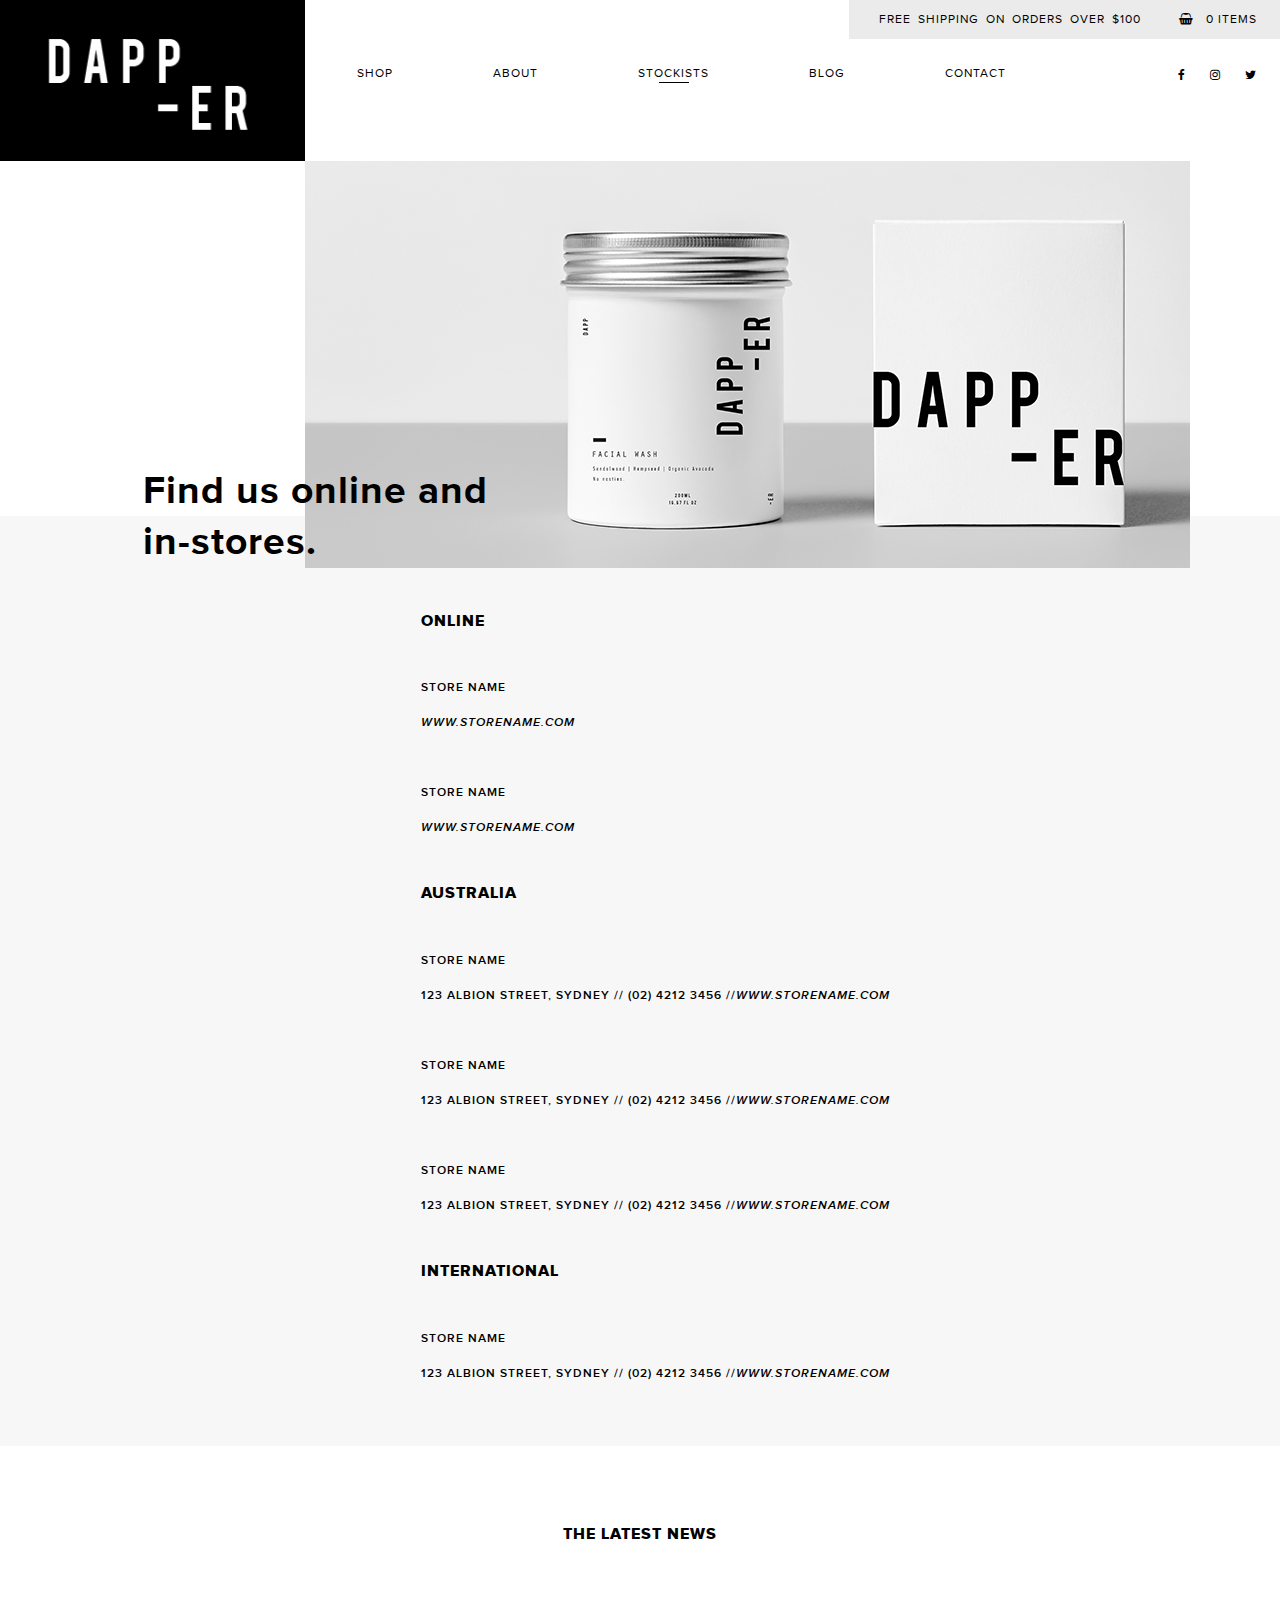
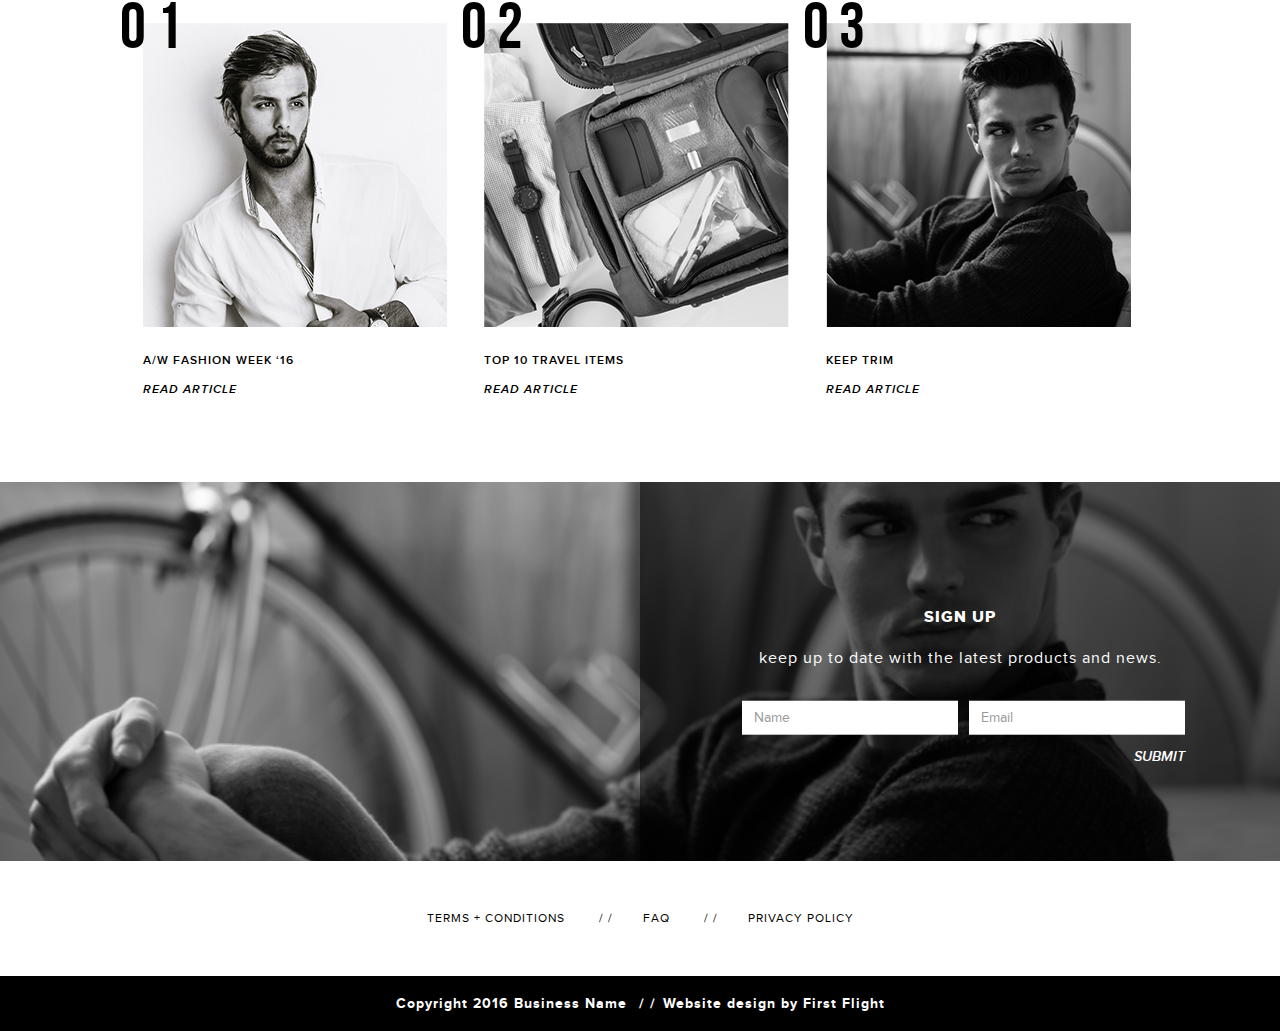
<file: stockists.html>
<!DOCTYPE html>
<html lang="en-US" class="no-js">
<head>
	<meta charset="UTF-8">
	<meta name="viewport" content="width=device-width, initial-scale=1">
	<link rel="stylesheet" href="css/bootstrap.css" />
	<link rel="stylesheet" href="css/owl.carousel.css" />
	<link rel="stylesheet" href="font/stylesheet.css" />
	<link rel="stylesheet" href="css/theme.css" />
	<link rel="stylesheet" href="css/media.css" />
	<link rel="stylesheet" href="https://maxcdn.bootstrapcdn.com/font-awesome/4.6.3/css/font-awesome.min.css" />
	<script src="https://ajax.googleapis.com/ajax/libs/jquery/1.12.4/jquery.min.js"></script> 
	<script type='text/javascript' src='js/bootstrap.min.js'></script>
	<script type='text/javascript' src='js/custom.js'></script>
</head>

<body class="">
<!-- Fixed navbar -->
    <nav class="navbar">
	<div class="container-fluid">
      <div class="row flx">
	  <div class="col-sm-3">
        <div class="navbar-header">
          <button type="button" class="navbar-toggle collapsed" data-toggle="collapse" data-target="#navbar" aria-expanded="false" aria-controls="navbar">
            <span class="sr-only">Toggle navigation</span>
            <span class="icon-bar"></span>
            <span class="icon-bar"></span>
            <span class="icon-bar"></span>
          </button>
          <a href="#" class="navbar-brand" rel="home" itemprop="url"><img src="image/logo.jpg" class="custom-logo" alt="logo" itemprop="logo"  /></a>        
		</div>
		</div>
		<div class="col-sm-9">
        <div id="navbar" class="navbar-collapse collapse">
		
          <ul class="nav navbar-nav">
            <li><a href="#">shop</a></li>
            <li><a href="#about">About</a></li>
            <li class="active"><a href="stockists.html">stockists</a></li>
            <li><a href="blog.html">blog</a></li>
            <li><a href="#contact">Contact</a></li>
          </ul>
		<ul class="social pull-right" >
			<li><a href="#facebook"><i class="fa fa-facebook" aria-hidden="true"></i></a></li>
			<li><a href="#instagram"><i class="fa fa-instagram" aria-hidden="true"></i></a></li>
			<li><a href="#twitter"><i class="fa fa-twitter" aria-hidden="true"></i></a></li>
		</ul>	
        </div><!--/.nav-collapse -->
		</div>
		<div class="well well-lg cart-box"><span class="well-text">free shipping on orders over $100</span> <a class="pull-right" href="#"><i class="fa fa-shopping-basket" aria-hidden="true"></i> &nbsp; 0 items</a></div>
    </div>
	 </div> 
    </nav>


	<div class="stockists-banner">
		<div class="banner-wrapper">
			<div class="banner"><img class="img-responsive" src="image/stockists.jpg" alt="" /></div>	
			<div class="banner-text-wrapper">
				<div class="container">
					<div class="banner-text">Find us online and <br/>in-stores.</div>
				</div>		
			</div>
		</div>	
	</div>
	
	<div class="stockists-content"> 
	
	<div class="container">
		<div class="row col-sm-9 pull-right">
			<h3>ONLINE</h3>
			<p><strong>STORE NAME</strong></p>
			<p><a href="http://google.com"><strong><em>WWW.STORENAME.COM</em></strong></a></p>
			<p>&nbsp;</p>
			<p><strong>STORE NAME</strong></p>
			<p><a href="http://google.com"><strong><em>WWW.STORENAME.COM</em></strong></a></p>			
			<h3>AUSTRALIA</h3>
			<p><strong>STORE NAME</strong></p>
			<p><strong>123 ALBION STREET, SYDNEY // (02) 4212 3456 //</strong><a href="http://google.com"><strong><em>WWW.STORENAME.COM</em></strong></a></p>				
			<p>&nbsp;</p>
			<p><strong>STORE NAME</strong></p>
			<p><strong>123 ALBION STREET, SYDNEY // (02) 4212 3456 //<a href="http://google.com"></strong><strong><em>WWW.STORENAME.COM</em></strong></a></p>
			<p>&nbsp;</p>
			<p><strong>STORE NAME</strong></p>
			<p><strong>123 ALBION STREET, SYDNEY // (02) 4212 3456 //<a href="http://google.com"></strong><strong><em>WWW.STORENAME.COM</em></strong></a></p>
			<h3>international</h3>
			<p><strong>STORE NAME</strong></p>
			<p><strong>123 ALBION STREET, SYDNEY // (02) 4212 3456 //<a href="http://google.com"></strong><strong><em>WWW.STORENAME.COM</em></strong></a></p>				
			
		</div>	
	</div>
	
	</div>	
	
	<div class="latest-news">
		<div class="container">
		<h3 class="text-center title">the Latest news</h3>
		<div class="row">
			<div class="col-sm-4">
				<div class="latest-post-wrap">
					<!--<a class="post-link" href="#"></a>-->
					<div class="latest-post-content">
						<span class="number">01</span>
						<img src="image/latest-post-1.jpg"  alt="" />
						<h4 class="latest-title ">a/w fashion week ‘16 </h4>
						<a href="#" class="latest-subtitle">read article</a>
					</div>
				</div>
			</div>
			<div class="col-sm-4">
				<div class="latest-post-wrap">
					<!--<a href="#" class="post-link"></a>-->
					<div class="latest-post-content">
						<span class="number">02</span>
						<img src="image/latest-post-2.jpg"  alt="" />
						<h4 class="latest-title ">top 10 travel items</h4>
						<a href="#" class="latest-subtitle">read article</a>
					</div>
				</div>
			</div>
			<div class="col-sm-4">
				<div class="latest-post-wrap">
					<!--<a class="post-link" href="#"></a>-->
					<div class="latest-post-content">
						<span class="number">03</span>
						<img src="image/latest-post-3.jpg"  alt="" />
						<h4 class="latest-title ">keep trim</h4>
						<a href="#" class="latest-subtitle">read article</a>
					</div>
				</div>
			</div>
		</div>
		</div>
	</div>
	
	<footer> 
	<div class="signup" style="background-image:url('image/sign-up-cover.jpg')">
		<div class="container-fluid">
			<div class="row">
				<div class="col-sm-6 pull-right sign-up-form">
					<div class="sign-up-content">
						<h3 class="title">sign up</h3>
						<p>keep up to date with the latest products and news.</p>
						<form class="form-inline">
						  <div class="form-group">
							<input type="text" class="form-control"  placeholder="Name">
						  </div>
						  <div class="form-group">
							<input type="email" class="form-control" placeholder="Email">
						  </div>
						  <button type="submit" class="btn btn-default sign-up-submit">Submit</button>
						</form>	
					</div>	
				</div>
			</div>
		</div>
	</div>
	
	<div class="footer-link">
		<ol class="breadcrumb text-center">
		  <li><a href="#">terms + conditions</a></li>
		  <li><a href="#">faq</a></li>
		  <li><a href="#">privacy policy</a></li>
		</ol>		
	</div>
	
	<div class="copyright">
		<ol class="breadcrumb text-center">
			<li>Copyright 2016 Business Name</li>
			<li>Website design by First Flight</li>
		</ol>
	</div>
	</footer>
	
<script type='text/javascript' src='js/owl.carousel.js'></script>
</body>
</html>
</file>
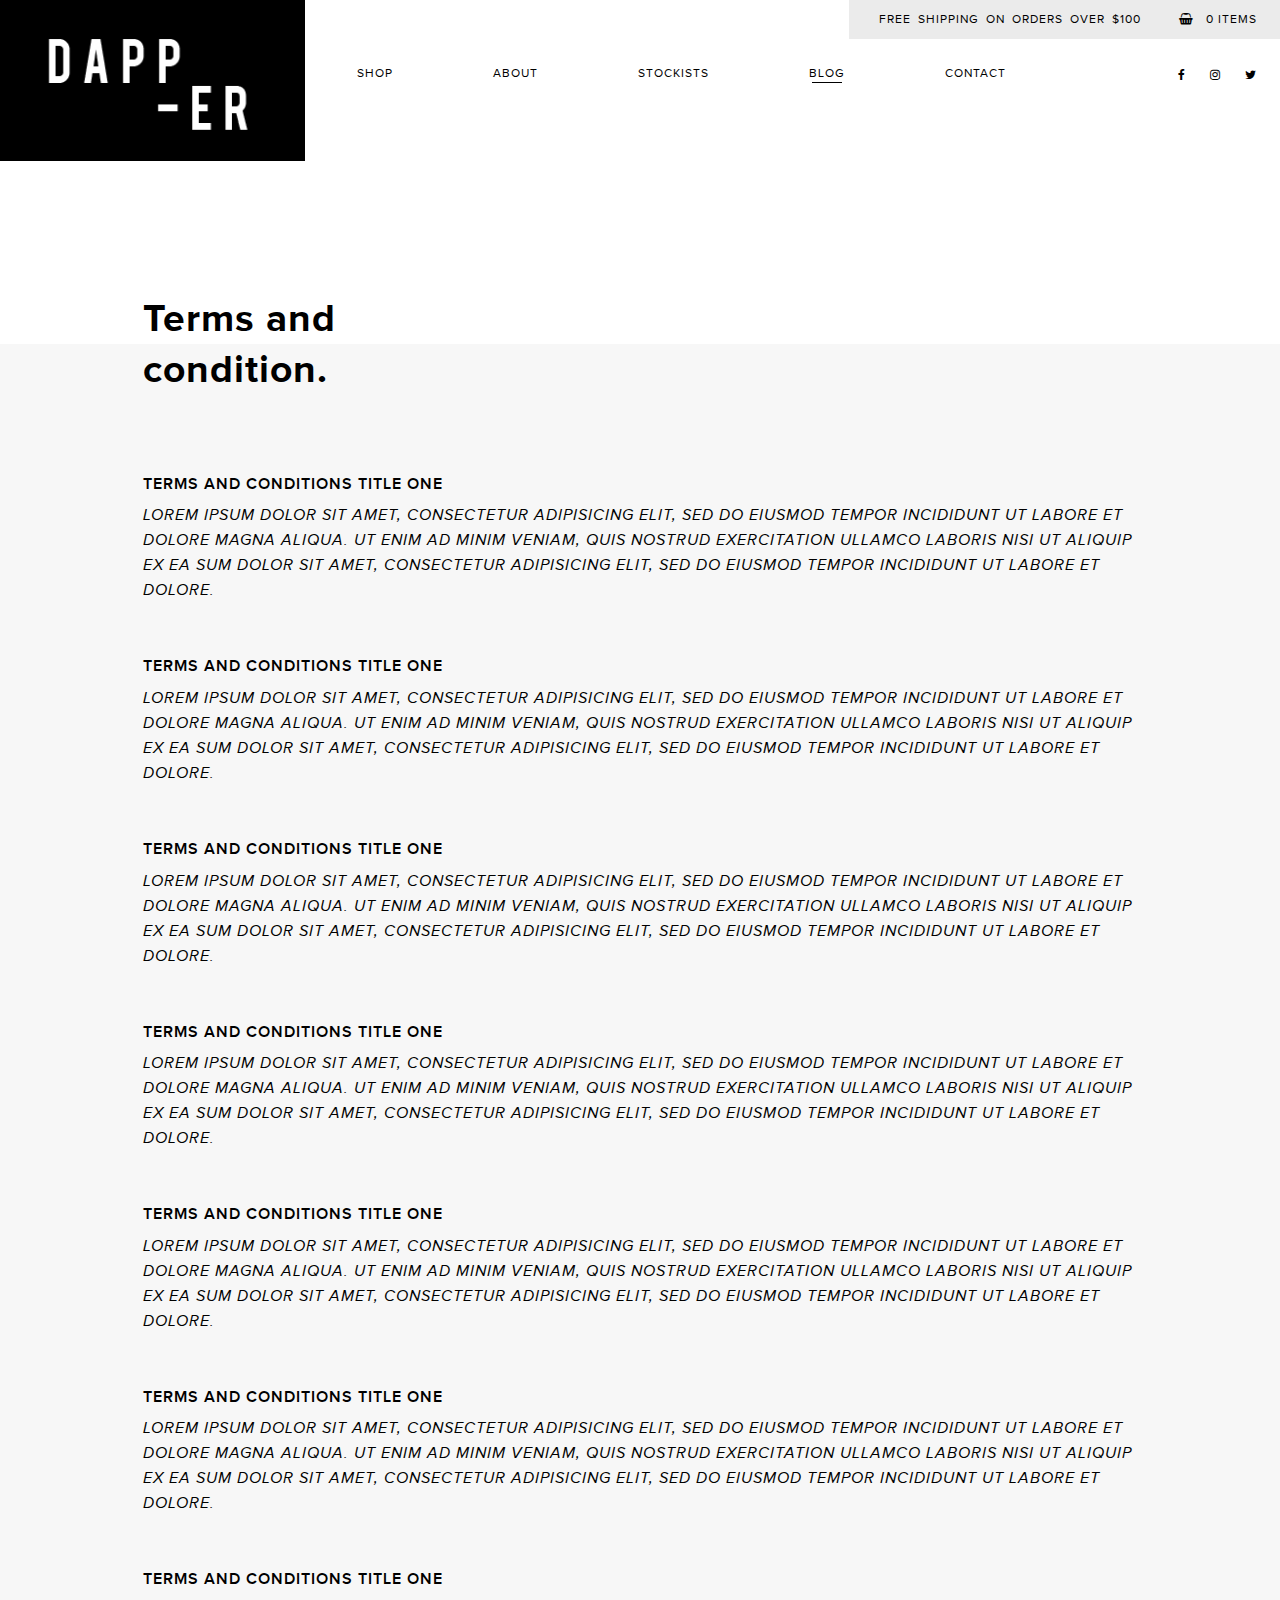
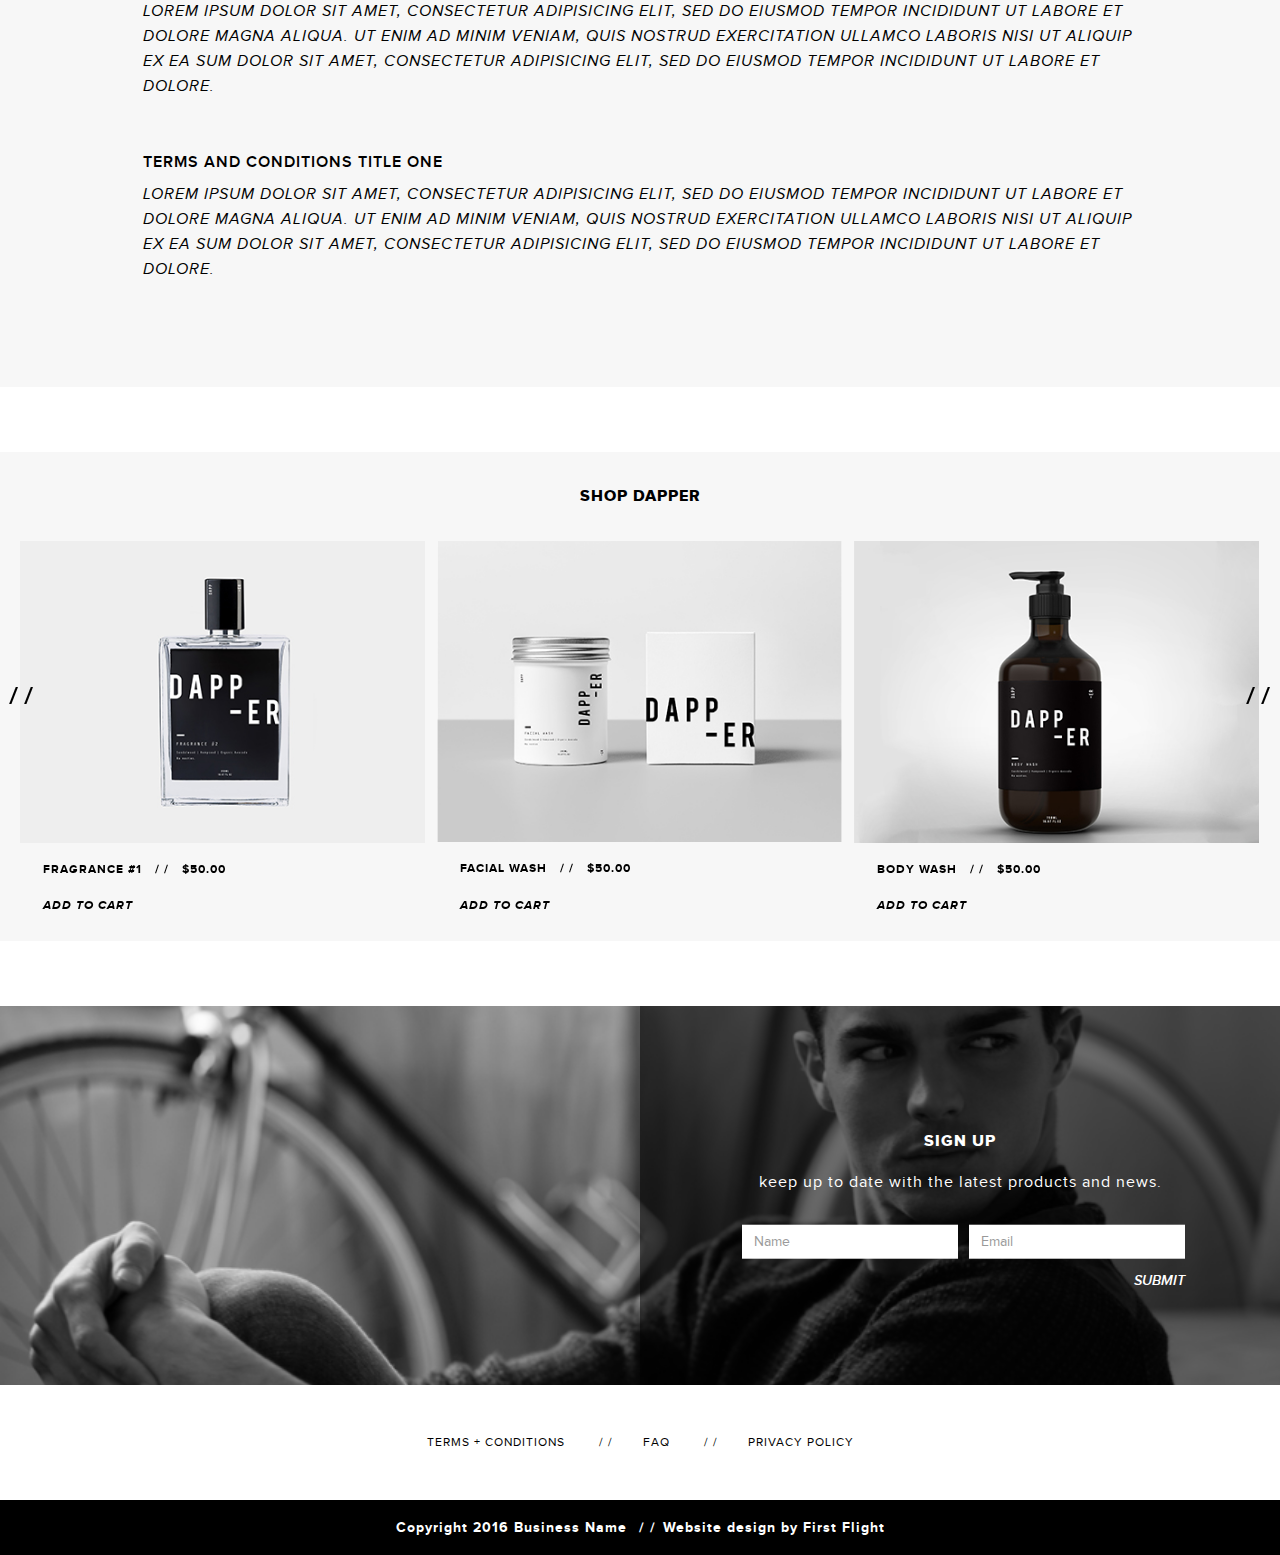
<file: terms-and-condition.html>
<!DOCTYPE html>
<html lang="en-US" class="no-js">
<head>
	<meta charset="UTF-8">
	<meta name="viewport" content="width=device-width, initial-scale=1">
	<link rel="stylesheet" href="css/bootstrap.css" />
	<link rel="stylesheet" href="css/owl.carousel.css" />
	<link rel="stylesheet" href="font/stylesheet.css" />
	<link rel="stylesheet" href="css/theme.css" />
	<link rel="stylesheet" href="css/media.css" />
	<link rel="stylesheet" href="https://maxcdn.bootstrapcdn.com/font-awesome/4.6.3/css/font-awesome.min.css" />
	<script src="https://ajax.googleapis.com/ajax/libs/jquery/1.12.4/jquery.min.js"></script> 
	<script type='text/javascript' src='js/bootstrap.min.js'></script>
	<script type='text/javascript' src='js/custom.js'></script>
</head>

<body class="">
<!-- Fixed navbar -->
    <nav class="navbar">
	<div class="container-fluid">
      <div class="row flx">
	  <div class="col-sm-3">
        <div class="navbar-header">
          <button type="button" class="navbar-toggle collapsed" data-toggle="collapse" data-target="#navbar" aria-expanded="false" aria-controls="navbar">
            <span class="sr-only">Toggle navigation</span>
            <span class="icon-bar"></span>
            <span class="icon-bar"></span>
            <span class="icon-bar"></span>
          </button>
          <a href="#" class="navbar-brand" rel="home" itemprop="url"><img src="image/logo.jpg" class="custom-logo" alt="logo" itemprop="logo"  /></a>        
		</div>
		</div>
		<div class="col-sm-9">
        <div id="navbar" class="navbar-collapse collapse">
		
          <ul class="nav navbar-nav">
            <li><a href="#">shop</a></li>
            <li><a href="#about">About</a></li>
            <li><a href="stockists.html">stockists</a></li>
            <li class="active"><a href="blog.html">blog</a></li>
            <li><a href="#contact">Contact</a></li>
          </ul>
		<ul class="social pull-right" >
			<li><a href="#facebook"><i class="fa fa-facebook" aria-hidden="true"></i></a></li>
			<li><a href="#instagram"><i class="fa fa-instagram" aria-hidden="true"></i></a></li>
			<li><a href="#twitter"><i class="fa fa-twitter" aria-hidden="true"></i></a></li>
		</ul>	
        </div><!--/.nav-collapse -->
		</div>
		<div class="well well-lg cart-box"><span class="well-text">free shipping on orders over $100</span> <a class="pull-right" href="#"><i class="fa fa-shopping-basket" aria-hidden="true"></i> &nbsp; 0 items</a></div>
    </div>
	 </div> 
    </nav>


	<div class="page-title">
		<div class="banner-wrapper">
			<!--<div class="banner"><img class="img-responsive" src="image/stockists.jpg" alt="" /></div>-->	
			<div class="banner-text-wrapper">
				<div class="container">
					<div class="banner-text">Terms and<br/>condition.</div>
				</div>		
			</div>
		</div>	
	</div>
	
	<div class="page-content"> 	
		<div class="container">
			<h3>terms and conditions title one</h3>
			<p><em>Lorem ipsum dolor sit amet, consectetur adipisicing elit, sed do eiusmod tempor incididunt ut labore et dolore magna aliqua. Ut enim ad minim veniam, quis nostrud exercitation ullamco laboris nisi ut aliquip ex ea sum dolor sit amet, consectetur adipisicing elit, sed do eiusmod tempor incididunt ut labore et dolore.</em></p>
			<p>&nbsp;</p>
			<h3>terms and conditions title one</h3>
			<p><em>Lorem ipsum dolor sit amet, consectetur adipisicing elit, sed do eiusmod tempor incididunt ut labore et dolore magna aliqua. Ut enim ad minim veniam, quis nostrud exercitation ullamco laboris nisi ut aliquip ex ea sum dolor sit amet, consectetur adipisicing elit, sed do eiusmod tempor incididunt ut labore et dolore.</em></p>
			<p>&nbsp;</p>
			<h3>terms and conditions title one</h3>
			<p><em>Lorem ipsum dolor sit amet, consectetur adipisicing elit, sed do eiusmod tempor incididunt ut labore et dolore magna aliqua. Ut enim ad minim veniam, quis nostrud exercitation ullamco laboris nisi ut aliquip ex ea sum dolor sit amet, consectetur adipisicing elit, sed do eiusmod tempor incididunt ut labore et dolore.</em></p>
			<p>&nbsp;</p>
			<h3>terms and conditions title one</h3>
			<p><em>Lorem ipsum dolor sit amet, consectetur adipisicing elit, sed do eiusmod tempor incididunt ut labore et dolore magna aliqua. Ut enim ad minim veniam, quis nostrud exercitation ullamco laboris nisi ut aliquip ex ea sum dolor sit amet, consectetur adipisicing elit, sed do eiusmod tempor incididunt ut labore et dolore.</em></p>
			<p>&nbsp;</p>
			<h3>terms and conditions title one</h3>
			<p><em>Lorem ipsum dolor sit amet, consectetur adipisicing elit, sed do eiusmod tempor incididunt ut labore et dolore magna aliqua. Ut enim ad minim veniam, quis nostrud exercitation ullamco laboris nisi ut aliquip ex ea sum dolor sit amet, consectetur adipisicing elit, sed do eiusmod tempor incididunt ut labore et dolore.</em></p>
			<p>&nbsp;</p>
			<h3>terms and conditions title one</h3>
			<p><em>Lorem ipsum dolor sit amet, consectetur adipisicing elit, sed do eiusmod tempor incididunt ut labore et dolore magna aliqua. Ut enim ad minim veniam, quis nostrud exercitation ullamco laboris nisi ut aliquip ex ea sum dolor sit amet, consectetur adipisicing elit, sed do eiusmod tempor incididunt ut labore et dolore.</em></p>
			<p>&nbsp;</p>
			<h3>terms and conditions title one</h3>
			<p><em>Lorem ipsum dolor sit amet, consectetur adipisicing elit, sed do eiusmod tempor incididunt ut labore et dolore magna aliqua. Ut enim ad minim veniam, quis nostrud exercitation ullamco laboris nisi ut aliquip ex ea sum dolor sit amet, consectetur adipisicing elit, sed do eiusmod tempor incididunt ut labore et dolore.</em></p>
			<p>&nbsp;</p>
			<h3>terms and conditions title one</h3>
			<p><em>Lorem ipsum dolor sit amet, consectetur adipisicing elit, sed do eiusmod tempor incididunt ut labore et dolore magna aliqua. Ut enim ad minim veniam, quis nostrud exercitation ullamco laboris nisi ut aliquip ex ea sum dolor sit amet, consectetur adipisicing elit, sed do eiusmod tempor incididunt ut labore et dolore.</em></p>
			<p>&nbsp;</p>			
		</div>
	</div>	
	
	<div class="dapper-shop">
		<h3 class="title">Shop Dapper</h3>
		<a class="prev">/ /</a>
		<div class="products">
			<div class="post-13 product type-product status-publish first instock shipping-taxable purchasable product-type-simple  ">
				<a class="woocommerce-LoopProduct-link" href="#">
					<img  class="woocommerce-placeholder wp-post-image" alt="Placeholder" src="image/product1.jpg">
					<h3>fragrance #1</h3>
					<span class="price">
					<span class="woocommerce-Price-amount amount">
					<span class="woocommerce-Price-currencySymbol">$</span>50.00
					</span>
					</span>
				</a>
				<a class="button product_type_simple add_to_cart_button ajax_add_to_cart" data-product_sku="" data-product_id="13" data-quantity="1" href="/dapper/shop/?add-to-cart=13" rel="nofollow">Add to cart</a>
			</div>
			<div class="post-13 product type-product status-publish  instock shipping-taxable purchasable product-type-simple  ">
				<a class="woocommerce-LoopProduct-link" href="#">
					<img  class="woocommerce-placeholder wp-post-image" alt="Placeholder" src="image/product2.jpg">
					<h3>facial wash</h3>
					<span class="price">
					<span class="woocommerce-Price-amount amount">
					<span class="woocommerce-Price-currencySymbol">$</span>50.00
					</span>
					</span>
				</a>
				<a class="button product_type_simple add_to_cart_button ajax_add_to_cart" data-product_sku="" data-product_id="13" data-quantity="1" href="/dapper/shop/?add-to-cart=13" rel="nofollow">Add to cart</a>
			</div>
			<div class="post-13 product type-product status-publish last instock shipping-taxable purchasable product-type-simple  ">
				<a class="woocommerce-LoopProduct-link" href="#">
					<img  class="woocommerce-placeholder wp-post-image" alt="Placeholder" src="image/product3.jpg">
					<h3>body wash</h3>
					<span class="price">
					<span class="woocommerce-Price-amount amount">
					<span class="woocommerce-Price-currencySymbol">$</span>50.00
					</span>
					</span>
				</a>
				<a class="button product_type_simple add_to_cart_button ajax_add_to_cart" data-product_sku="" data-product_id="13" data-quantity="1" href="/dapper/shop/?add-to-cart=13" rel="nofollow">Add to cart</a>
			</div>
			<div class="post-13 product type-product status-publish  instock shipping-taxable purchasable product-type-simple  ">
				<a class="woocommerce-LoopProduct-link" href="#">
					<img class="woocommerce-placeholder wp-post-image " alt="Placeholder" src="image/product1.jpg">
					<h3>fragrance #1</h3>
					<span class="price">
					<span class="woocommerce-Price-amount amount">
					<span class="woocommerce-Price-currencySymbol">$</span>50.00
					</span>
					</span>
				</a>
				<a class="button product_type_simple add_to_cart_button ajax_add_to_cart" data-product_sku="" data-product_id="13" data-quantity="1" href="/dapper/shop/?add-to-cart=13" rel="nofollow">Add to cart</a>
			</div>
			<div class="post-13 product type-product status-publish  instock shipping-taxable purchasable product-type-simple  ">
				<a class="woocommerce-LoopProduct-link" href="#">
					<img class="woocommerce-placeholder wp-post-image " alt="Placeholder" src="image/product1.jpg">
					<h3>body wash</h3>
					<span class="price">
					<span class="woocommerce-Price-amount amount">
					<span class="woocommerce-Price-currencySymbol">$</span>50.00
					</span>
					</span>
				</a>
				<a class="button product_type_simple add_to_cart_button ajax_add_to_cart" data-product_sku="" data-product_id="13" data-quantity="1" href="/dapper/shop/?add-to-cart=13" rel="nofollow">Add to cart</a>
			</div>				
		</div>
		<a class="next">/ /</a>
	</div>	
	
	<footer> 
	<div class="signup" style="background-image:url('image/sign-up-cover.jpg')">
		<div class="container-fluid">
			<div class="row">
				<div class="col-sm-6 pull-right sign-up-form">
					<div class="sign-up-content">
						<h3 class="title">sign up</h3>
						<p>keep up to date with the latest products and news.</p>
						<form class="form-inline">
						  <div class="form-group">
							<input type="text" class="form-control"  placeholder="Name">
						  </div>
						  <div class="form-group">
							<input type="email" class="form-control" placeholder="Email">
						  </div>
						  <button type="submit" class="btn btn-default sign-up-submit">Submit</button>
						</form>	
					</div>	
				</div>
			</div>
		</div>
	</div>
	
	<div class="footer-link">
		<ol class="breadcrumb text-center">
		  <li><a href="#">terms + conditions</a></li>
		  <li><a href="#">faq</a></li>
		  <li><a href="#">privacy policy</a></li>
		</ol>		
	</div>
	
	<div class="copyright">
		<ol class="breadcrumb text-center">
			<li>Copyright 2016 Business Name</li>
			<li>Website design by First Flight</li>
		</ol>
	</div>
	</footer>
	
<script type='text/javascript' src='js/owl.carousel.js'></script>
</body>
</html>
</file>
<file: font/stylesheet.css>
@font-face {
    font-family: 'bebas';
    src: url('bebasneue-webfont.woff2') format('woff2'),
         url('bebasneue-webfont.woff') format('woff');
    font-weight: 400;
    font-style: normal;

}


@font-face {
    font-family: 'proxima';
    src: url('proximanova-light-webfont.woff2') format('woff2'),
         url('proximanova-light-webfont.woff') format('woff');
    font-weight: light;
    font-style: normal;

}




@font-face {
    font-family: 'proxima';
    src: url('proximanova-extrabld-webfont.woff2') format('woff2'),
         url('proximanova-extrabld-webfont.woff') format('woff');
    font-weight: 800;
    font-style: normal;

}




@font-face {
    font-family: 'proxima';
    src: url('proximanova-boldit-webfont.woff2') format('woff2'),
         url('proximanova-boldit-webfont.woff') format('woff');
    font-weight: 700;
    font-style: italic;

}




@font-face {
    font-family: 'proxima';
    src: url('proximanova-bold-webfont.woff2') format('woff2'),
         url('proximanova-bold-webfont.woff') format('woff');
    font-weight: 700;
    font-style: normal;

}




@font-face {
    font-family: 'proxima';
    src: url('proximanova-black-webfont.woff2') format('woff2'),
         url('proximanova-black-webfont.woff') format('woff');
    font-weight: 900;
    font-style: normal;

}




@font-face {
    font-family: 'proxima';
    src: url('proximanova-semiboldit-webfont.woff2') format('woff2'),
         url('proximanova-semiboldit-webfont.woff') format('woff');
    font-weight: 600;
    font-style: italic;

}




@font-face {
    font-family: 'proxima';
    src: url('proximanova-semibold-webfont.woff2') format('woff2'),
         url('proximanova-semibold-webfont.woff') format('woff');
    font-weight: 600;
    font-style: normal;

}




@font-face {
    font-family: 'proxima';
    src: url('proximanova-regularit-webfont.woff2') format('woff2'),
         url('proximanova-regularit-webfont.woff') format('woff');
    font-weight: 400;
    font-style: italic;

}




@font-face {
    font-family: 'proxima';
    src: url('proximanova-regular-webfont.woff2') format('woff2'),
         url('proximanova-regular-webfont.woff') format('woff');
    font-weight: normal;
    font-style: normal;

}




@font-face {
    font-family: 'proxima';
    src: url('proximanova-lightit-webfont.woff2') format('woff2'),
         url('proximanova-lightit-webfont.woff') format('woff');
    font-weight: 200;
    font-style: light;

}
</file>
<file: css/theme.css>
body {
  color: #000;
  line-height: 25px;
  font-size: 12px;
  font-family: proxima;
  font-style: normal;
  letter-spacing: 1px;
}

h2 {
  font-weight: 700;
  font-size: 16px;
  margin: 0;
}

h3 {
  font-weight: 600;
  font-size: 16px;
}

.breadcrumb {
  background: transparent none repeat scroll 0 0;
  margin: 0;
  border-radius: 0;
}

.breadcrumb > li + li::before {
  content: "/ /";
  color: #000;
  padding: 0 7px;
}

em {
  font-style: italic;
}

strong {
  font-weight: 600;
}

a {
  color: #000;
  text-decoration: none;
}

a:hover {
  color: #000;
  text-decoration: none;
}

.title {
  font-weight: 800;
  text-transform: uppercase;
  font-size: 16px;
  color: #000;
  margin: 0;
}

.container {
  padding: 0 98px;
  width: 1191px;
}

.flx {
  display: -webkit-flex;
  display: -ms-flexbox;
  display: flex;
  -webkit-align-items: center;
  -ms-flex-align: center;
  align-items: center;
}

/*====navigation style====*/
.navbar {
  margin-bottom: 0;
  border: none;
}
.navbar .custom-logo {
  max-width: 100%;
  height: auto;
}
.navbar .navbar-brand {
  height: auto;
  padding: 0;
}
.navbar .navbar-nav {
  display: inline-block;
  float: none;
  margin: 0;
}
.navbar .navbar-nav > li {
  margin-right: 100px;
}
.navbar .navbar-nav > li > a {
  padding: 0;
  background: none;
  text-transform: uppercase;
  position: relative;
}
.navbar .navbar-nav > li > a::before {
  background: transparent;
  bottom: 0;
  content: "";
  height: 1px;
  left: 50%;
  margin: 0;
  padding: 0;
  position: absolute;
  text-align: center;
  transform: translateX(-50%);
  width: 30px;
}
.navbar .navbar-nav > li.active > a:before, .navbar .navbar-nav > li > a:hover:before {
  background: #000;
}
.navbar .well-text {
  word-spacing: 3px;
  padding-right: 38px;
}
.navbar .cart-box {
  background-color: #ebebeb;
  border: medium none;
  border-radius: 0;
  box-shadow: none;
  padding: 7px 23px 7px 30px;
  position: absolute;
  right: 0;
  text-transform: uppercase;
  top: 0;
}
.navbar #navbar {
  padding: 0;
  text-align: center;
}
.navbar .social {
  padding-right: 8px;
}
.navbar .social li {
  display: inline-block;
  margin: 0 10px;
}
.navbar .social li:last-child {
  margin-right: 0;
}

/*===banner style ====*/
.home-banner .banner-wrapper, .stockists-banner .banner-wrapper, .page-title .banner-wrapper, .about-banner .banner-wrapper {
  position: relative;
}
.home-banner .banner-wrapper .banner, .stockists-banner .banner-wrapper .banner, .page-title .banner-wrapper .banner, .about-banner .banner-wrapper .banner {
  margin-left: 313px;
  position: relative;
  z-index: 1;
}
.home-banner .banner-wrapper .container, .stockists-banner .banner-wrapper .container, .page-title .banner-wrapper .container, .about-banner .banner-wrapper .container {
  bottom: -50px;
  left: 50%;
  position: absolute;
  -webkit-transform: translateX(-50%);
  -moz-transform: translateX(-50%);
  -ms-transform: translateX(-50%);
  -o-transform: translateX(-50%);
  transform: translateX(-50%);
}
.home-banner .banner-wrapper .banner-text, .stockists-banner .banner-wrapper .banner-text, .page-title .banner-wrapper .banner-text, .about-banner .banner-wrapper .banner-text {
  font-size: 39px;
  font-weight: 700;
  letter-spacing: 1px;
  line-height: 51px;
}

.home .dapper-shop {
  margin-top: 145px;
  margin-bottom: 0;
}

/*====home shop slider===*/
.dapper-shop {
  margin-top: 65px;
  margin-bottom: 65px;
  background-color: #f7f7f7;
  padding: 36px 14px 23px 14px;
  position: relative;
}
.dapper-shop .products {
  padding: 0;
}
.dapper-shop .products img {
  width: 100%;
}
.dapper-shop .products .product {
  margin: 0 6px;
}
.dapper-shop .title {
  font-weight: 800;
  text-transform: uppercase;
  text-align: center;
  margin: 0;
  padding-bottom: 36px;
}
.dapper-shop .owl-item {
  overflow: hidden;
}
.dapper-shop .prev, .dapper-shop .next {
  position: absolute;
  top: 50%;
  -webkit-transform: translateY(-50%);
  -moz-transform: translateY(-50%);
  -ms-transform: translateY(-50%);
  -o-transform: translateY(-50%);
  transform: translateY(-50%);
  z-index: 1;
  font-family: bebas;
  font-size: 24px;
  padding: 0;
  cursor: pointer;
  text-decoration: none;
}
.dapper-shop .prev {
  left: 9px;
}
.dapper-shop .next {
  right: 9px;
}
.dapper-shop .woocommerce-LoopProduct-link > h3 {
  font-size: 12px;
  font-weight: 600;
  margin-bottom: 17px;
  margin-top: 20px;
  padding-left: 23px;
  text-transform: uppercase;
  font-weight: 700;
  display: inline-block;
}
.dapper-shop .woocommerce-LoopProduct-link .price {
  font-weight: 700;
}
.dapper-shop .add_to_cart_button {
  display: block;
  font-style: italic;
  font-weight: 700;
  text-transform: uppercase;
  padding-left: 23px;
}
.dapper-shop .price::before {
  content: "/ /";
  padding: 0 9px;
}

/** latest news section **/
.latest-news {
  padding: 80px 0;
  position: relative;
  text-transform: uppercase;
}
.latest-news .title {
  padding-bottom: 80px;
}
.latest-news .latest-post-wrap a.post-link {
  position: absolute;
  width: 100%;
  height: 100%;
}
.latest-news .latest-post-wrap .latest-post-content .number {
  font-family: bebas;
  font-size: 65px;
  font-weight: normal;
  left: -8px;
  letter-spacing: 10px;
  line-height: 21px;
  position: absolute;
  top: -8px;
}
.latest-news .latest-post-wrap .latest-post-content .latest-title, .latest-news .latest-post-wrap .latest-post-content .latest-subtitle {
  font-size: 12px;
  margin: 0;
  font-weight: 600;
}
.latest-news .latest-post-wrap .latest-post-content .latest-title {
  margin-top: 27px;
  margin-bottom: 10px;
}
.latest-news .latest-post-wrap .latest-post-content .latest-subtitle {
  font-style: italic;
}

/** Footer section **/
footer .signup {
  height: 379px;
  width: 100%;
  background-size: cover;
  background-position: center center;
  background-repeat: no-repeat;
  position: relative;
}
footer .signup .sign-up-form {
  background: rgba(0, 0, 0, 0.5);
  position: absolute;
  right: 0;
  height: 100%;
  color: #fff;
  text-align: center;
}
footer .signup .title {
  color: #fff;
}
footer .signup p {
  font-size: 16px;
  padding: 20px 0;
}
footer .signup .sign-up-content {
  left: 50%;
  position: absolute;
  top: 50%;
  -webkit-transform: translate(-50%, -50%);
  -moz-transform: translate(-50%, -50%);
  -ms-transform: translate(-50%, -50%);
  -o-transform: translate(-50%, -50%);
  transform: translate(-50%, -50%);
  width: 450px;
}
footer .signup .sign-up-content .form-inline .form-control {
  width: 216px;
  border-radius: 0;
  box-shadow: none;
  border: 0 none;
  margin-left: 7px;
}
footer .signup .sign-up-content .form-inline .sign-up-submit {
  display: block;
  background: none;
  border: none;
  font-weight: 600;
  text-transform: uppercase;
  color: #fff;
  position: absolute;
  right: 0;
  font-style: italic;
  padding-top: 12px;
  padding-right: 0;
  padding-bottom: 0;
  padding-left: 0;
}
footer .footer-link .breadcrumb {
  text-transform: uppercase;
  padding: 45px 0;
}
footer .footer-link .breadcrumb > li + li::before {
  color: #000;
  padding: 0 30px;
}
footer .copyright .breadcrumb {
  background: #000;
  color: #fff;
  margin: 0;
  font-weight: 700;
  padding: 15px 0;
  font-size: 14px;
  border-radius: 0;
}
footer .copyright .breadcrumb > li + li::before {
  color: #fff;
}

/**=== Stockist page ===**/
.stockists-banner .banner-text-wrapper, .page-title .banner-text-wrapper, .about-banner .banner-text-wrapper {
  background: #f7f7f7 none repeat scroll 0 0;
  bottom: -50px;
  position: absolute;
  width: 100%;
}
.stockists-banner .banner-text-wrapper .container, .page-title .banner-text-wrapper .container, .about-banner .banner-text-wrapper .container {
  z-index: 2;
  position: relative;
  top: -50px;
  left: 0;
  -webkit-transform: translateX(0%);
  -moz-transform: translateX(0%);
  -ms-transform: translateX(0%);
  -o-transform: translateX(0%);
  transform: translateX(0%);
}

.stockists-content {
  text-transform: uppercase;
  background: #f7f7f7 none repeat scroll 0 0;
  padding-bottom: 50px;
}
.stockists-content h3 {
  margin: 45px 0;
  font-weight: 800;
  font-size: 16px;
}
.stockists-content p {
  margin-bottom: 10px;
}

/**========blog page========**/
.page-title {
  padding-top: 235px;
}

.blog-content {
  background: #f7f7f7 none repeat scroll 0 0;
}
.blog-content .latest-news {
  padding-left: 30px;
  padding-right: 30px;
  padding-top: 132px;
}
.blog-content .latest-news img {
  width: 418px;
}
.blog-content .latest-news .latest-post-wrap {
  margin-bottom: 106px;
}
.blog-content .latest-news .breadcrumb {
  font-weight: 600;
  font-style: italic;
  margin-right: 20px;
  width: 418px;
}

/**=======page========**/
.page-content {
  background: #f7f7f7 none repeat scroll 0 0;
  text-transform: uppercase;
  padding: 60px 0px;
}
.page-content p {
  font-size: 16px;
}

/**=======About page========**/
.about-banner .container {
  height: 266px;
}

.about-content {
  background: #f7f7f7 none repeat scroll 0 0;
  text-transform: uppercase;
  padding: 68px 0;
}

/**========Contact page========**/
.contact-content {
  background: #f7f7f7 none repeat scroll 0 0;
  padding: 100px 0;
}
.contact-content p {
  font-size: 12px;
}
.contact-content form input, .contact-content form textarea {
  border-radius: 0;
  box-shadow: none;
  border: none;
  height: 40px;
  background: #e1e1e1;
  text-transform: uppercase;
  padding: 14px;
}
.contact-content form textarea {
  height: auto;
}
.contact-content form ::-webkit-input-placeholder {
  color: #2a2a2a;
}
.contact-content form :-moz-placeholder {
  /* Firefox 18- */
  color: #2a2a2a;
}
.contact-content form ::-moz-placeholder {
  /* Firefox 19+ */
  color: #2a2a2a;
}
.contact-content form :-ms-input-placeholder {
  color: #2a2a2a;
}
.contact-content form :focus {
  box-shadow: none;
}
.contact-content form .btn-submit {
  font-weight: 600;
  font-stretch: italic;
  background: none;
  text-transform: uppercase;
  padding: 0;
  margin-top: 20px;
}
.contact-content form .btn-submit:after {
  content: " / /";
}
</file>
<file: css/media.css>
@media screen and (min-width: 1600px) {
  .container {
    padding: 0 82px;
    width: 1361px;
  }
}
@media screen and (min-width: 1800px) {
  .container {
    padding: 0 59px;
    width: 1633px;
  }
}
</file>
